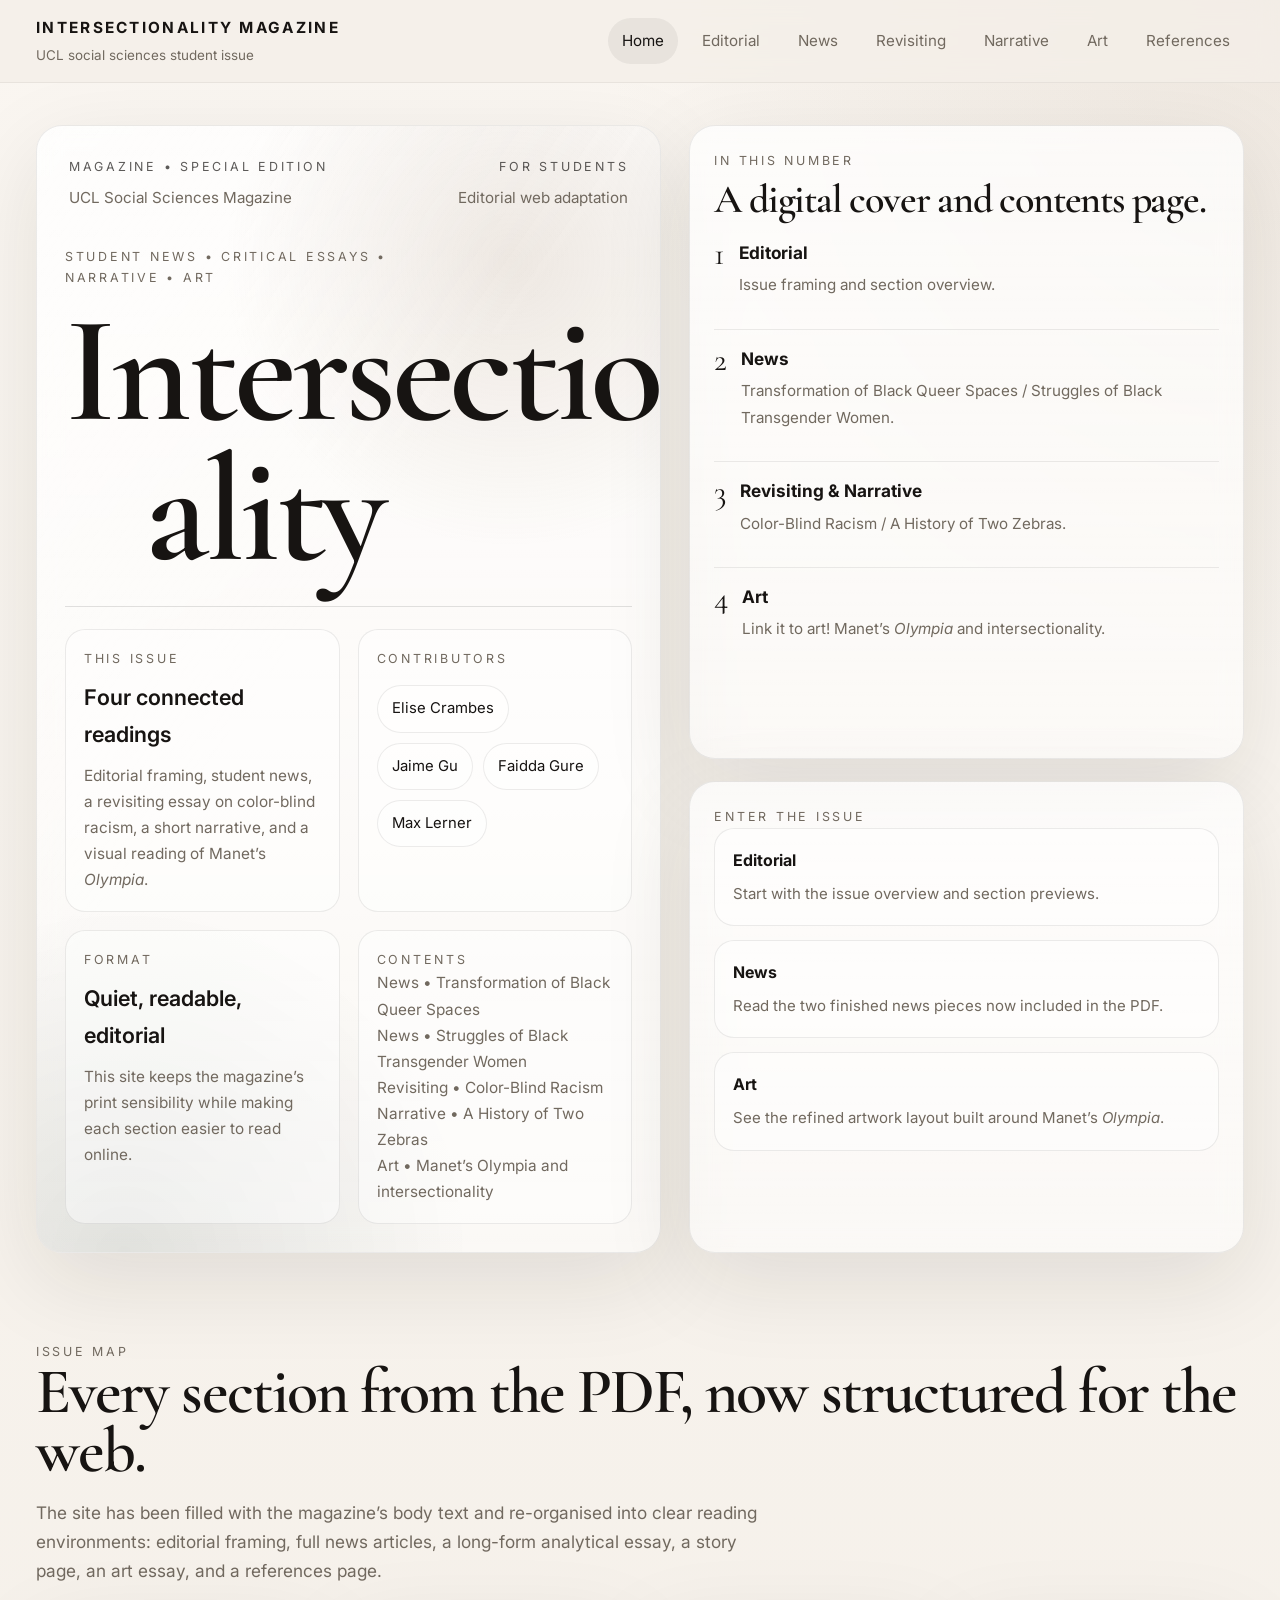
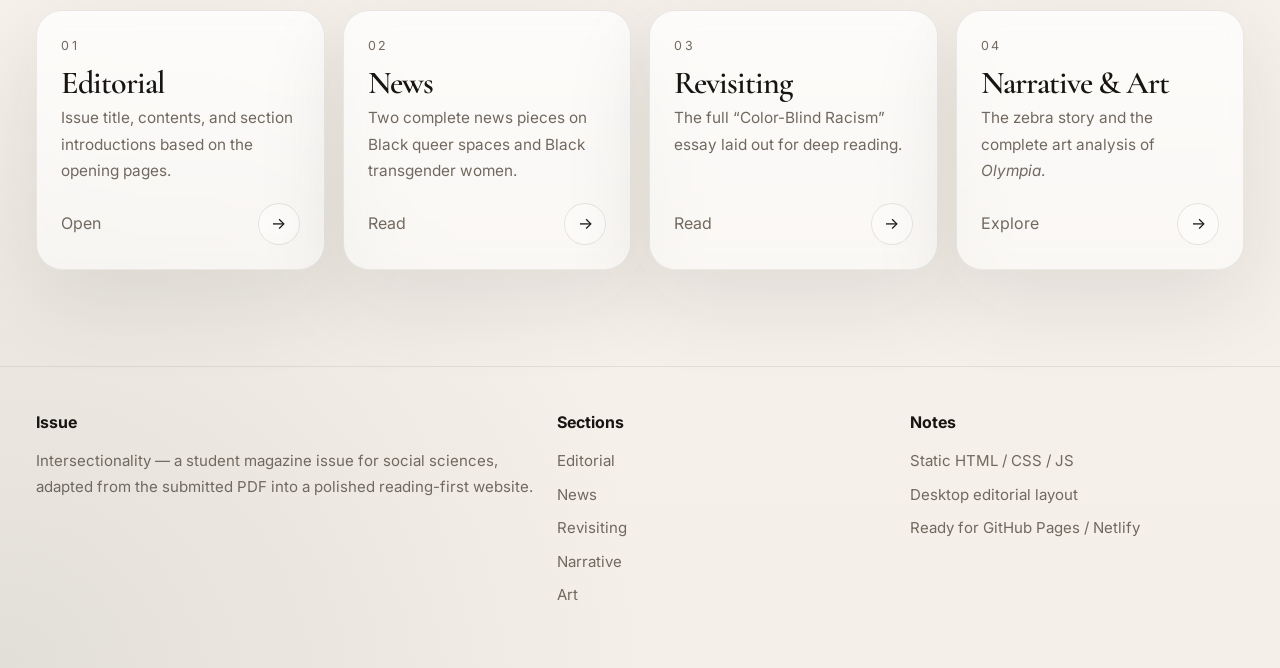
<file: intersectionality_magazine_site_filled/index.html>
<!DOCTYPE html>
<html lang="en">
<head>
  <meta charset="UTF-8" />
  <meta name="viewport" content="width=device-width, initial-scale=1.0" />
  <title>Intersectionality — Student Magazine</title>
  <meta name="description" content="A refined editorial website for the student magazine Intersectionality." />
  <link rel="preconnect" href="https://fonts.googleapis.com">
  <link rel="preconnect" href="https://fonts.gstatic.com" crossorigin>
  <link href="https://fonts.googleapis.com/css2?family=Cormorant+Garamond:wght@400;500;600;700&family=Inter:wght@400;500;600;700&display=swap" rel="stylesheet">
  <link rel="stylesheet" href="assets/styles.css" />
</head>
<body>

<div class="progress" data-progress></div>
<header class="site-header">
  <div class="container nav-wrap">
    <a class="brand" href="index.html">
      <strong>Intersectionality Magazine</strong>
      <span>UCL social sciences student issue</span>
    </a>
    <nav class="nav">
      <a href="index.html" class="active">Home</a>
      <a href="pages/editorial.html" class="">Editorial</a>
      <a href="pages/news.html" class="">News</a>
      <a href="pages/revisiting.html" class="">Revisiting</a>
      <a href="pages/narrative.html" class="">Narrative</a>
      <a href="pages/art.html" class="">Art</a>
      <a href="pages/references.html" class="">References</a>
    </nav>
  </div>
</header>

<main>
  <section class="hero">
    <div class="container cover-layout">
      <div class="cover-main fade">
        <div class="cover-issue">
          <div>
            <div class="eyebrow">Magazine • Special Edition</div>
            <div class="muted" style="margin-top:8px; font-size:.95rem;">UCL Social Sciences Magazine</div>
          </div>
          <div style="text-align:right;">
            <div class="eyebrow">For Students</div>
            <div class="muted" style="margin-top:8px; font-size:.95rem;">Editorial web adaptation</div>
          </div>
        </div>
        <div class="cover-title">
          <div class="cover-kicker eyebrow">Student news • critical essays • narrative • art</div>
          <h1 class="display cover-wordmark">
            <span>Intersection</span>
            <span>ality</span>
          </h1>
          <hr class="cover-divider" />
          <div class="cover-subgrid">
            <div class="cover-block">
              <div class="eyebrow">This issue</div>
              <h3>Four connected readings</h3>
              <p>Editorial framing, student news, a revisiting essay on color-blind racism, a short narrative, and a visual reading of Manet’s <em>Olympia</em>.</p>
            </div>
            <div class="cover-block">
              <div class="eyebrow">Contributors</div>
              <div class="names">
                <span class="name-chip">Elise Crambes</span>
                <span class="name-chip">Jaime Gu</span>
                <span class="name-chip">Faidda Gure</span>
                <span class="name-chip">Max Lerner</span>
              </div>
            </div>
            <div class="cover-block">
              <div class="eyebrow">Format</div>
              <h3>Quiet, readable, editorial</h3>
              <p>This site keeps the magazine’s print sensibility while making each section easier to read online.</p>
            </div>
            <div class="cover-block">
              <div class="eyebrow">Contents</div>
              <p>News • Transformation of Black Queer Spaces<br/>News • Struggles of Black Transgender Women<br/>Revisiting • Color-Blind Racism<br/>Narrative • A History of Two Zebras<br/>Art • Manet’s Olympia and intersectionality</p>
            </div>
          </div>
        </div>
      </div>
      <div class="cover-side">
        <div class="side-panel glass fade">
          <div class="eyebrow">In this number</div>
          <h2 class="display">A digital cover and contents page.</h2>
          <div class="contents-list">
            <div class="contents-item"><div class="contents-num">1</div><div class="contents-text"><strong>Editorial</strong><span>Issue framing and section overview.</span></div></div>
            <div class="contents-item"><div class="contents-num">2</div><div class="contents-text"><strong>News</strong><span>Transformation of Black Queer Spaces / Struggles of Black Transgender Women.</span></div></div>
            <div class="contents-item"><div class="contents-num">3</div><div class="contents-text"><strong>Revisiting & Narrative</strong><span>Color-Blind Racism / A History of Two Zebras.</span></div></div>
            <div class="contents-item"><div class="contents-num">4</div><div class="contents-text"><strong>Art</strong><span>Link it to art! Manet’s <em>Olympia</em> and intersectionality.</span></div></div>
          </div>
        </div>
        <div class="side-panel glass fade">
          <div class="eyebrow">Enter the issue</div>
          <div class="quick-links">
            <a class="quick-link" href="pages/editorial.html"><strong>Editorial</strong><span>Start with the issue overview and section previews.</span></a>
            <a class="quick-link" href="pages/news.html"><strong>News</strong><span>Read the two finished news pieces now included in the PDF.</span></a>
            <a class="quick-link" href="pages/art.html"><strong>Art</strong><span>See the refined artwork layout built around Manet’s <em>Olympia</em>.</span></a>
          </div>
        </div>
      </div>
    </div>
  </section>

  <section class="section" style="padding-top:0;">
    <div class="container">
      <div class="eyebrow">Issue map</div>
      <h2 class="display section-title">Every section from the PDF, now structured for the web.</h2>
      <p class="lead">The site has been filled with the magazine’s body text and re-organised into clear reading environments: editorial framing, full news articles, a long-form analytical essay, a story page, an art essay, and a references page.</p>
      <div class="issue-grid">
        <a class="index-card fade" href="pages/editorial.html"><div><div class="eyebrow">01</div><h3 class="display">Editorial</h3><p>Issue title, contents, and section introductions based on the opening pages.</p></div><div class="meta"><span class="muted">Open</span><span class="arrow">→</span></div></a>
        <a class="index-card fade" href="pages/news.html"><div><div class="eyebrow">02</div><h3 class="display">News</h3><p>Two complete news pieces on Black queer spaces and Black transgender women.</p></div><div class="meta"><span class="muted">Read</span><span class="arrow">→</span></div></a>
        <a class="index-card fade" href="pages/revisiting.html"><div><div class="eyebrow">03</div><h3 class="display">Revisiting</h3><p>The full “Color-Blind Racism” essay laid out for deep reading.</p></div><div class="meta"><span class="muted">Read</span><span class="arrow">→</span></div></a>
        <a class="index-card fade" href="pages/narrative.html"><div><div class="eyebrow">04</div><h3 class="display">Narrative & Art</h3><p>The zebra story and the complete art analysis of <em>Olympia</em>.</p></div><div class="meta"><span class="muted">Explore</span><span class="arrow">→</span></div></a>
      </div>
    </div>
  </section>
</main>

<footer class="footer">
  <div class="container footer-grid">
    <div>
      <h4>Issue</h4>
      <p>Intersectionality — a student magazine issue for social sciences, adapted from the submitted PDF into a polished reading-first website.</p>
    </div>
    <div>
      <h4>Sections</h4>
      <ul>
        <li><a href="pages/editorial.html">Editorial</a></li>
        <li><a href="pages/news.html">News</a></li>
        <li><a href="pages/revisiting.html">Revisiting</a></li>
        <li><a href="pages/narrative.html">Narrative</a></li>
        <li><a href="pages/art.html">Art</a></li>
      </ul>
    </div>
    <div>
      <h4>Notes</h4>
      <ul>
        <li>Static HTML / CSS / JS</li>
        <li>Desktop editorial layout</li>
        <li>Ready for GitHub Pages / Netlify</li>
      </ul>
    </div>
  </div>
</footer>
<script src="assets/script.js"></script>

</body>
</html>
</file>
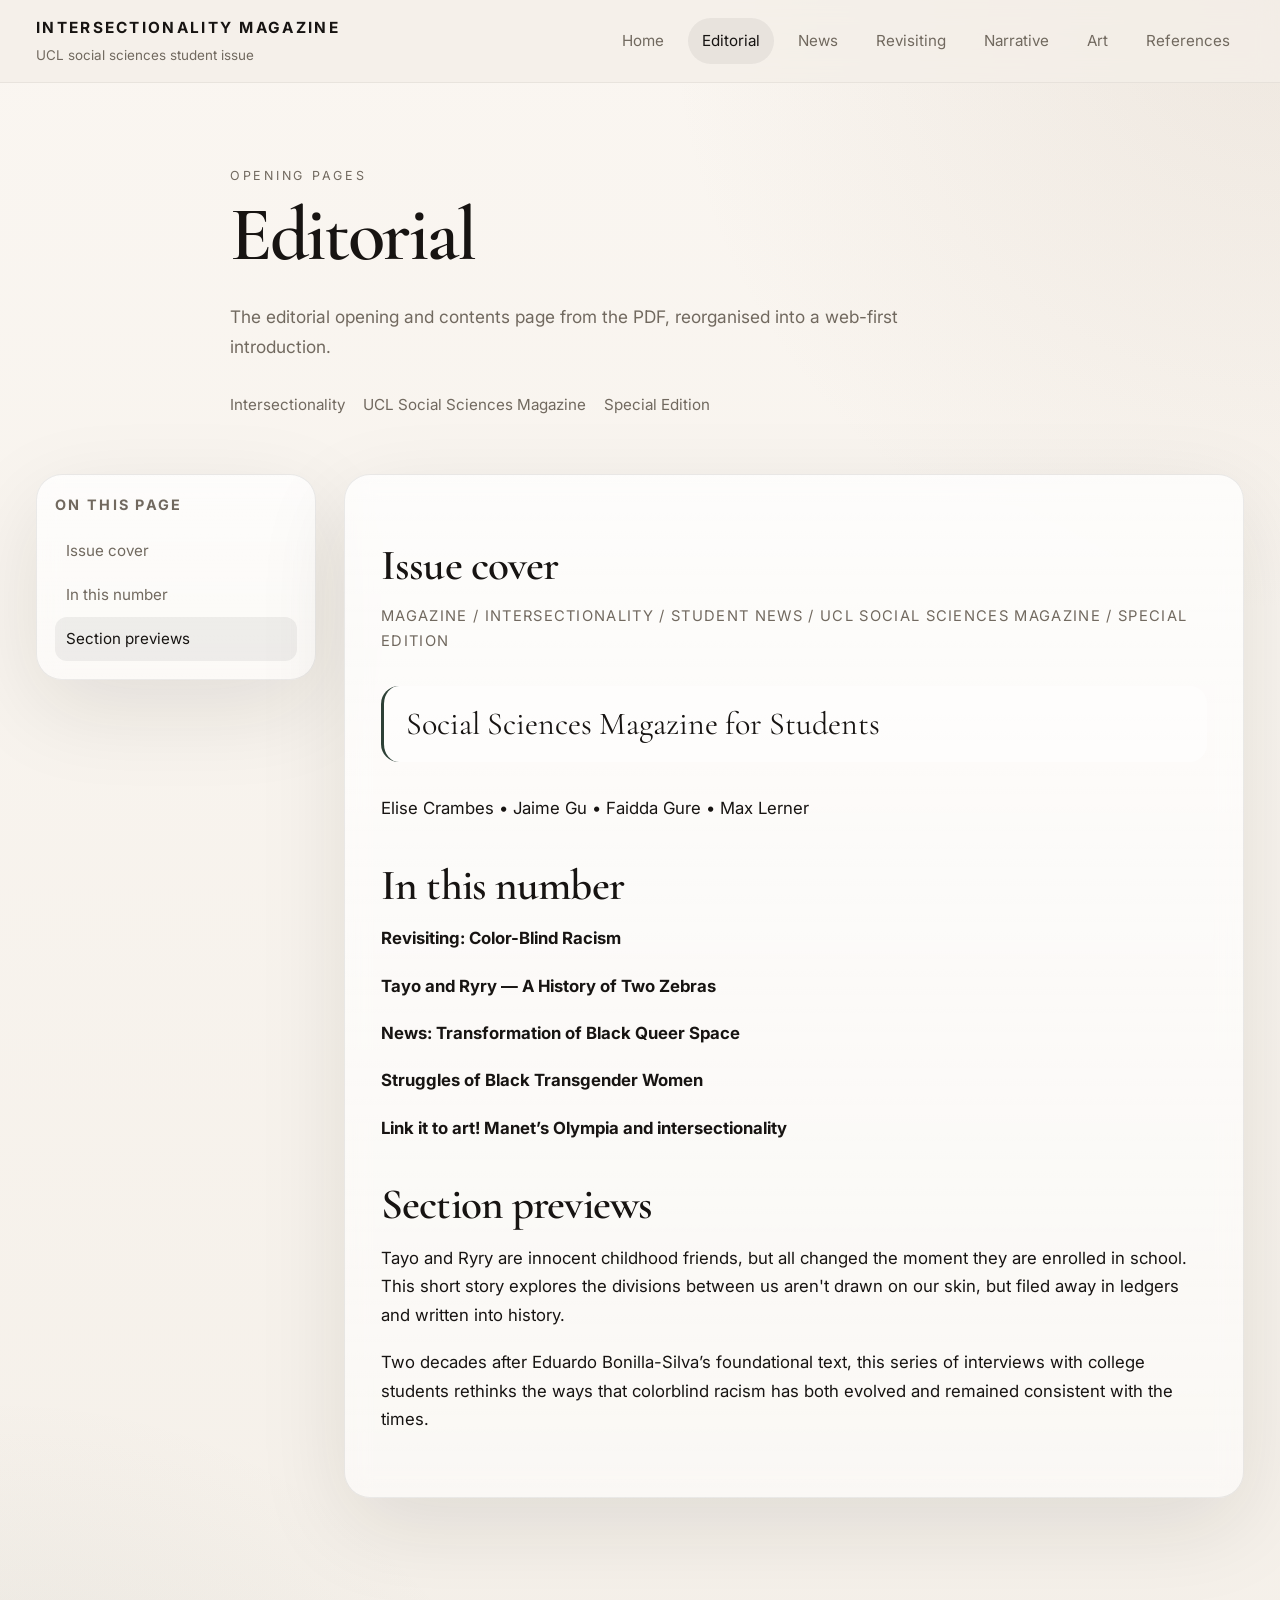
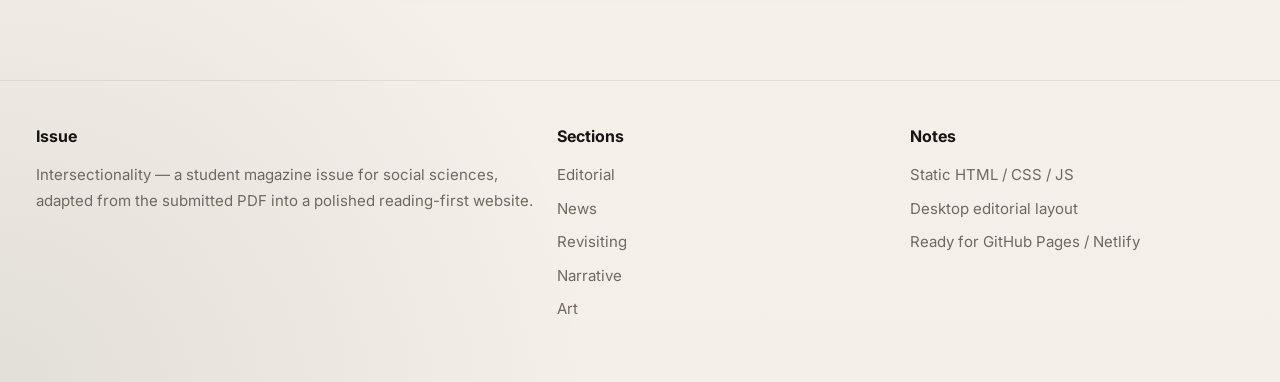
<file: intersectionality_magazine_site_filled/pages/editorial.html>
<!DOCTYPE html>
<html lang="en"><head>
  <meta charset="UTF-8" /><meta name="viewport" content="width=device-width, initial-scale=1.0" />
  <title>Editorial — Intersectionality</title>
  <link rel="preconnect" href="https://fonts.googleapis.com"><link rel="preconnect" href="https://fonts.gstatic.com" crossorigin>
  <link href="https://fonts.googleapis.com/css2?family=Cormorant+Garamond:wght@400;500;600;700&family=Inter:wght@400;500;600;700&display=swap" rel="stylesheet">
  <link rel="stylesheet" href="../assets/styles.css" />
</head><body>

<div class="progress" data-progress></div>
<header class="site-header">
  <div class="container nav-wrap">
    <a class="brand" href="../index.html">
      <strong>Intersectionality Magazine</strong>
      <span>UCL social sciences student issue</span>
    </a>
    <nav class="nav">
      <a href="../index.html" class="">Home</a>
      <a href="editorial.html" class="active">Editorial</a>
      <a href="news.html" class="">News</a>
      <a href="revisiting.html" class="">Revisiting</a>
      <a href="narrative.html" class="">Narrative</a>
      <a href="art.html" class="">Art</a>
      <a href="references.html" class="">References</a>
    </nav>
  </div>
</header>

<main>
  <section class="page-hero"><div class="reading fade">
    <div class="eyebrow">Opening pages</div>
    <h1 class="display page-title">Editorial</h1>
    <p class="lead">The editorial opening and contents page from the PDF, reorganised into a web-first introduction.</p>
    <div class="page-meta"><span>Intersectionality</span><span>UCL Social Sciences Magazine</span><span>Special Edition</span></div>
  </div></section>
  <section class="section" style="padding-top:22px;">
    <div class="container page-shell">
      <aside class="toc glass fade">
        <h3>On this page</h3>
        <a href="#cover" data-toc-link>Issue cover</a>
        <a href="#contents" data-toc-link>In this number</a>
        <a href="#previews" data-toc-link>Section previews</a>
      </aside>
      <article class="content-card fade">
        <h2 id="cover" data-section-heading class="display">Issue cover</h2>
        <p class="smallcaps">Magazine / Intersectionality / Student News / UCL Social Sciences Magazine / Special Edition</p>
        <div class="pull"><p>Social Sciences Magazine for Students</p></div>
        <p>Elise Crambes • Jaime Gu • Faidda Gure • Max Lerner</p>

        <h2 id="contents" data-section-heading>In this number</h2>
        <p><strong>Revisiting: Color-Blind Racism</strong></p>
        <p><strong>Tayo and Ryry — A History of Two Zebras</strong></p>
        <p><strong>News: Transformation of Black Queer Space</strong></p>
        <p><strong>Struggles of Black Transgender Women</strong></p>
        <p><strong>Link it to art! Manet’s Olympia and intersectionality</strong></p>

        <h2 id="previews" data-section-heading>Section previews</h2>
        <p>Tayo and Ryry are innocent childhood friends, but all changed the moment they are enrolled in school. This short story explores the divisions between us aren't drawn on our skin, but filed away in ledgers and written into history.</p>
        <p>Two decades after Eduardo Bonilla-Silva’s foundational text, this series of interviews with college students rethinks the ways that colorblind racism has both evolved and remained consistent with the times.</p>
      </article>
    </div>
  </section>
</main>

<footer class="footer">
  <div class="container footer-grid">
    <div>
      <h4>Issue</h4>
      <p>Intersectionality — a student magazine issue for social sciences, adapted from the submitted PDF into a polished reading-first website.</p>
    </div>
    <div>
      <h4>Sections</h4>
      <ul>
        <li><a href="editorial.html">Editorial</a></li>
        <li><a href="news.html">News</a></li>
        <li><a href="revisiting.html">Revisiting</a></li>
        <li><a href="narrative.html">Narrative</a></li>
        <li><a href="art.html">Art</a></li>
      </ul>
    </div>
    <div>
      <h4>Notes</h4>
      <ul>
        <li>Static HTML / CSS / JS</li>
        <li>Desktop editorial layout</li>
        <li>Ready for GitHub Pages / Netlify</li>
      </ul>
    </div>
  </div>
</footer>
<script src="../assets/script.js"></script>

</body></html>
</file>
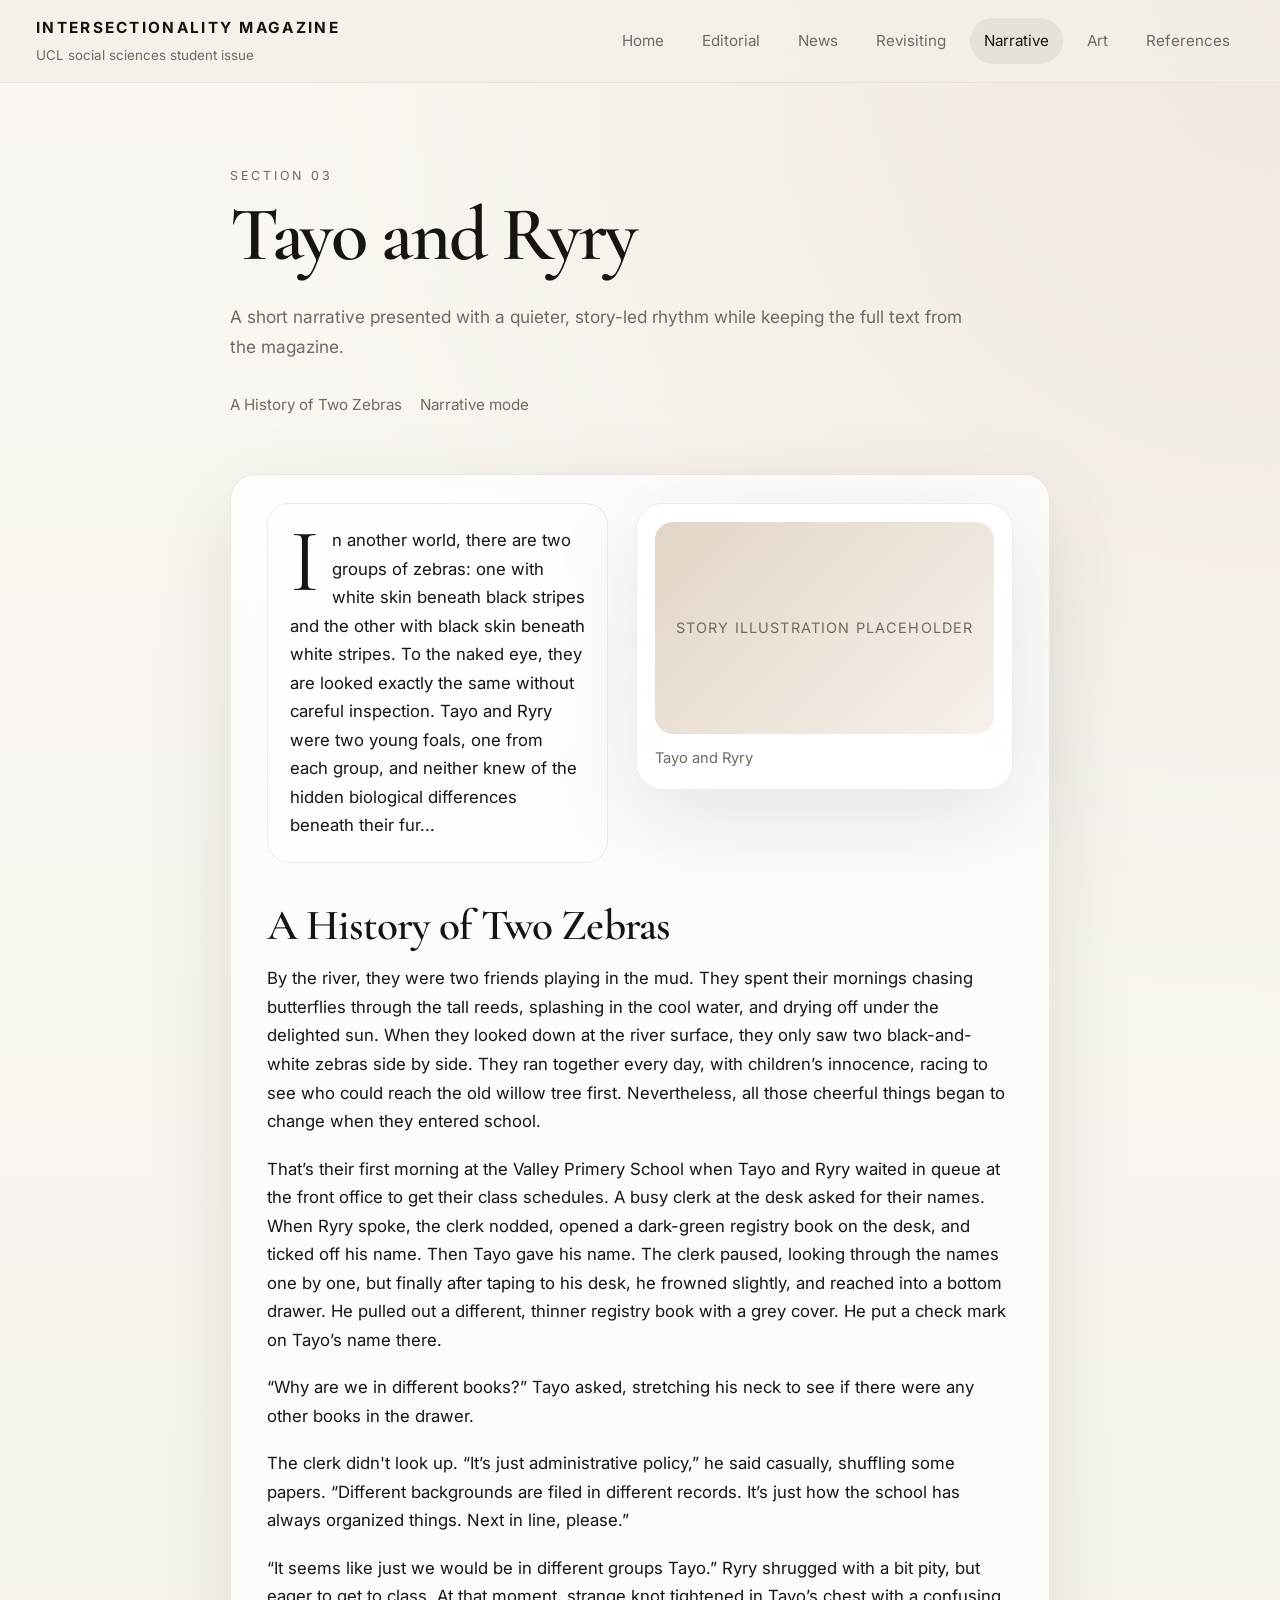
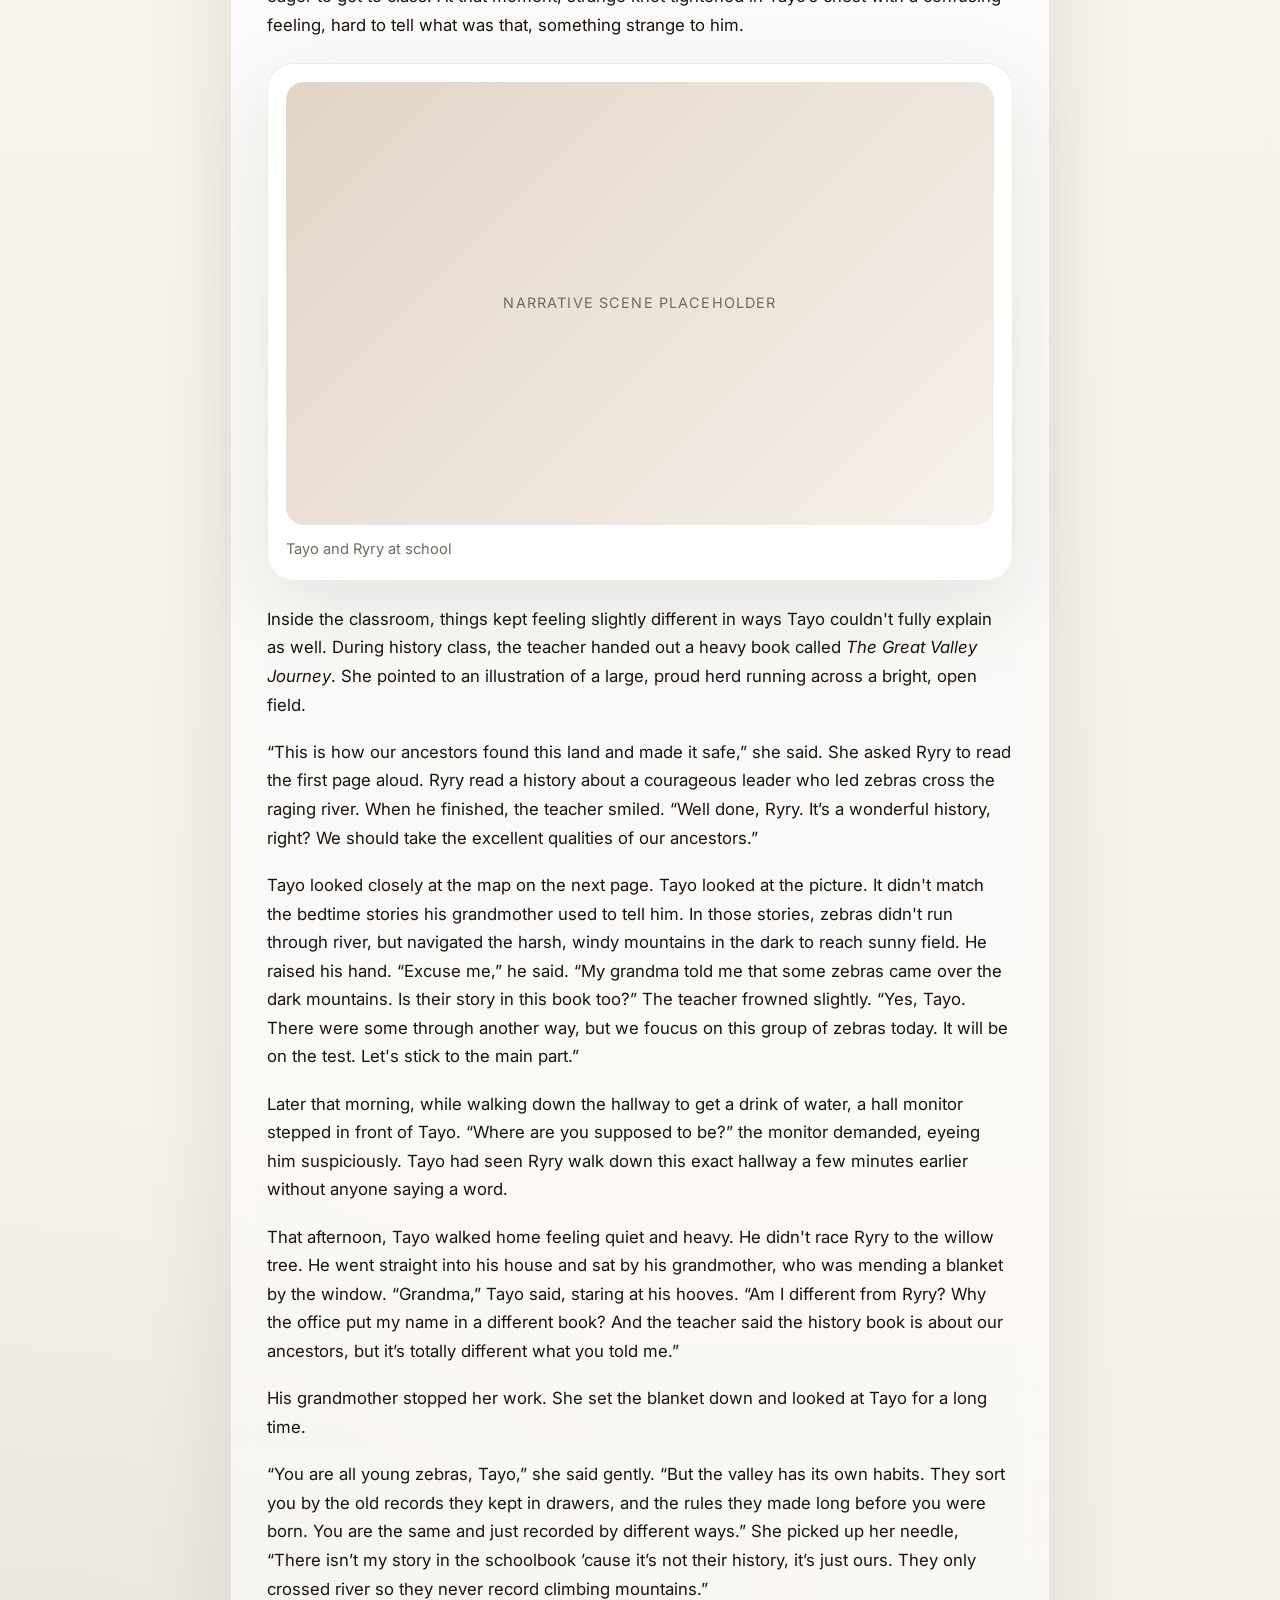
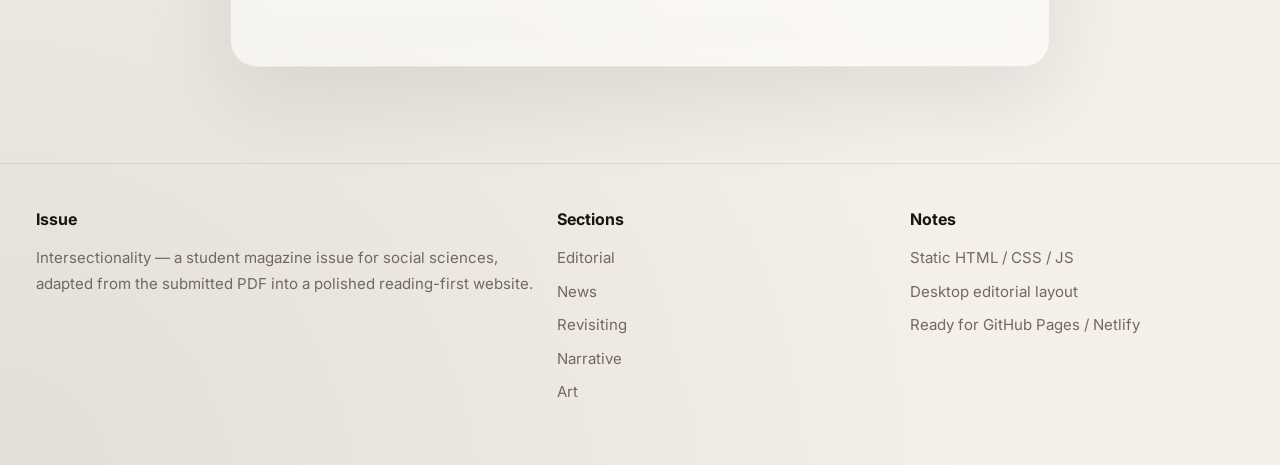
<file: intersectionality_magazine_site_filled/pages/narrative.html>
<!DOCTYPE html>
<html lang="en"><head>
  <meta charset="UTF-8" /><meta name="viewport" content="width=device-width, initial-scale=1.0" />
  <title>Narrative — Intersectionality</title>
  <link rel="preconnect" href="https://fonts.googleapis.com"><link rel="preconnect" href="https://fonts.gstatic.com" crossorigin>
  <link href="https://fonts.googleapis.com/css2?family=Cormorant+Garamond:wght@400;500;600;700&family=Inter:wght@400;500;600;700&display=swap" rel="stylesheet">
  <link rel="stylesheet" href="../assets/styles.css" />
</head><body>

<div class="progress" data-progress></div>
<header class="site-header">
  <div class="container nav-wrap">
    <a class="brand" href="../index.html">
      <strong>Intersectionality Magazine</strong>
      <span>UCL social sciences student issue</span>
    </a>
    <nav class="nav">
      <a href="../index.html" class="">Home</a>
      <a href="editorial.html" class="">Editorial</a>
      <a href="news.html" class="">News</a>
      <a href="revisiting.html" class="">Revisiting</a>
      <a href="narrative.html" class="active">Narrative</a>
      <a href="art.html" class="">Art</a>
      <a href="references.html" class="">References</a>
    </nav>
  </div>
</header>

<main>
  <section class="page-hero"><div class="reading fade">
    <div class="eyebrow">Section 03</div>
    <h1 class="display page-title">Tayo and Ryry</h1>
    <p class="lead">A short narrative presented with a quieter, story-led rhythm while keeping the full text from the magazine.</p>
    <div class="page-meta"><span>A History of Two Zebras</span><span>Narrative mode</span></div>
  </div></section>
  <section class="section" style="padding-top:22px;">
    <div class="reading content-card fade">
      <div class="story-opener">
        <div class="story-panel">
          <p><span class="story-dropcap">I</span>n another world, there are two groups of zebras: one with white skin beneath black stripes and the other with black skin beneath white stripes. To the naked eye, they are looked exactly the same without careful inspection. Tayo and Ryry were two young foals, one from each group, and neither knew of the hidden biological differences beneath their fur...</p>
        </div>
        <figure class="figure-card" style="margin:0;">
          <div class="placeholder">Story illustration placeholder</div>
          <figcaption>Tayo and Ryry</figcaption>
        </figure>
      </div>

      <h2 class="display">A History of Two Zebras</h2>
      <p>By the river, they were two friends playing in the mud. They spent their mornings chasing butterflies through the tall reeds, splashing in the cool water, and drying off under the delighted sun. When they looked down at the river surface, they only saw two black-and-white zebras side by side. They ran together every day, with children’s innocence, racing to see who could reach the old willow tree first. Nevertheless, all those cheerful things began to change when they entered school.</p>
      <p>That’s their first morning at the Valley Primery School when Tayo and Ryry waited in queue at the front office to get their class schedules. A busy clerk at the desk asked for their names. When Ryry spoke, the clerk nodded, opened a dark-green registry book on the desk, and ticked off his name. Then Tayo gave his name. The clerk paused, looking through the names one by one, but finally after taping to his desk, he frowned slightly, and reached into a bottom drawer. He pulled out a different, thinner registry book with a grey cover. He put a check mark on Tayo’s name there.</p>
      <p>“Why are we in different books?” Tayo asked, stretching his neck to see if there were any other books in the drawer.</p>
      <p>The clerk didn't look up. “It’s just administrative policy,” he said casually, shuffling some papers. “Different backgrounds are filed in different records. It’s just how the school has always organized things. Next in line, please.”</p>
      <p>“It seems like just we would be in different groups Tayo.” Ryry shrugged with a bit pity, but eager to get to class. At that moment, strange knot tightened in Tayo’s chest with a confusing feeling, hard to tell what was that, something strange to him.</p>
      <figure class="figure-card"><div class="placeholder">Narrative scene placeholder</div><figcaption>Tayo and Ryry at school</figcaption></figure>
      <p>Inside the classroom, things kept feeling slightly different in ways Tayo couldn't fully explain as well. During history class, the teacher handed out a heavy book called <em>The Great Valley Journey</em>. She pointed to an illustration of a large, proud herd running across a bright, open field.</p>
      <p>“This is how our ancestors found this land and made it safe,” she said. She asked Ryry to read the first page aloud. Ryry read a history about a courageous leader who led zebras cross the raging river. When he finished, the teacher smiled. “Well done, Ryry. It’s a wonderful history, right? We should take the excellent qualities of our ancestors.”</p>
      <p>Tayo looked closely at the map on the next page. Tayo looked at the picture. It didn't match the bedtime stories his grandmother used to tell him. In those stories, zebras didn't run through river, but navigated the harsh, windy mountains in the dark to reach sunny field. He raised his hand. “Excuse me,” he said. “My grandma told me that some zebras came over the dark mountains. Is their story in this book too?” The teacher frowned slightly. “Yes, Tayo. There were some through another way, but we foucus on this group of zebras today. It will be on the test. Let's stick to the main part.”</p>
      <p>Later that morning, while walking down the hallway to get a drink of water, a hall monitor stepped in front of Tayo. “Where are you supposed to be?” the monitor demanded, eyeing him suspiciously. Tayo had seen Ryry walk down this exact hallway a few minutes earlier without anyone saying a word.</p>
      <p>That afternoon, Tayo walked home feeling quiet and heavy. He didn't race Ryry to the willow tree. He went straight into his house and sat by his grandmother, who was mending a blanket by the window. “Grandma,” Tayo said, staring at his hooves. “Am I different from Ryry? Why the office put my name in a different book? And the teacher said the history book is about our ancestors, but it’s totally different what you told me.”</p>
      <p>His grandmother stopped her work. She set the blanket down and looked at Tayo for a long time.</p>
      <p>“You are all young zebras, Tayo,” she said gently. “But the valley has its own habits. They sort you by the old records they kept in drawers, and the rules they made long before you were born. You are the same and just recorded by different ways.” She picked up her needle, “There isn’t my story in the schoolbook ’cause it’s not their history, it’s just ours. They only crossed river so they never record climbing mountains.”</p>
    </div>
  </section>
</main>

<footer class="footer">
  <div class="container footer-grid">
    <div>
      <h4>Issue</h4>
      <p>Intersectionality — a student magazine issue for social sciences, adapted from the submitted PDF into a polished reading-first website.</p>
    </div>
    <div>
      <h4>Sections</h4>
      <ul>
        <li><a href="editorial.html">Editorial</a></li>
        <li><a href="news.html">News</a></li>
        <li><a href="revisiting.html">Revisiting</a></li>
        <li><a href="narrative.html">Narrative</a></li>
        <li><a href="art.html">Art</a></li>
      </ul>
    </div>
    <div>
      <h4>Notes</h4>
      <ul>
        <li>Static HTML / CSS / JS</li>
        <li>Desktop editorial layout</li>
        <li>Ready for GitHub Pages / Netlify</li>
      </ul>
    </div>
  </div>
</footer>
<script src="../assets/script.js"></script>

</body></html>
</file>
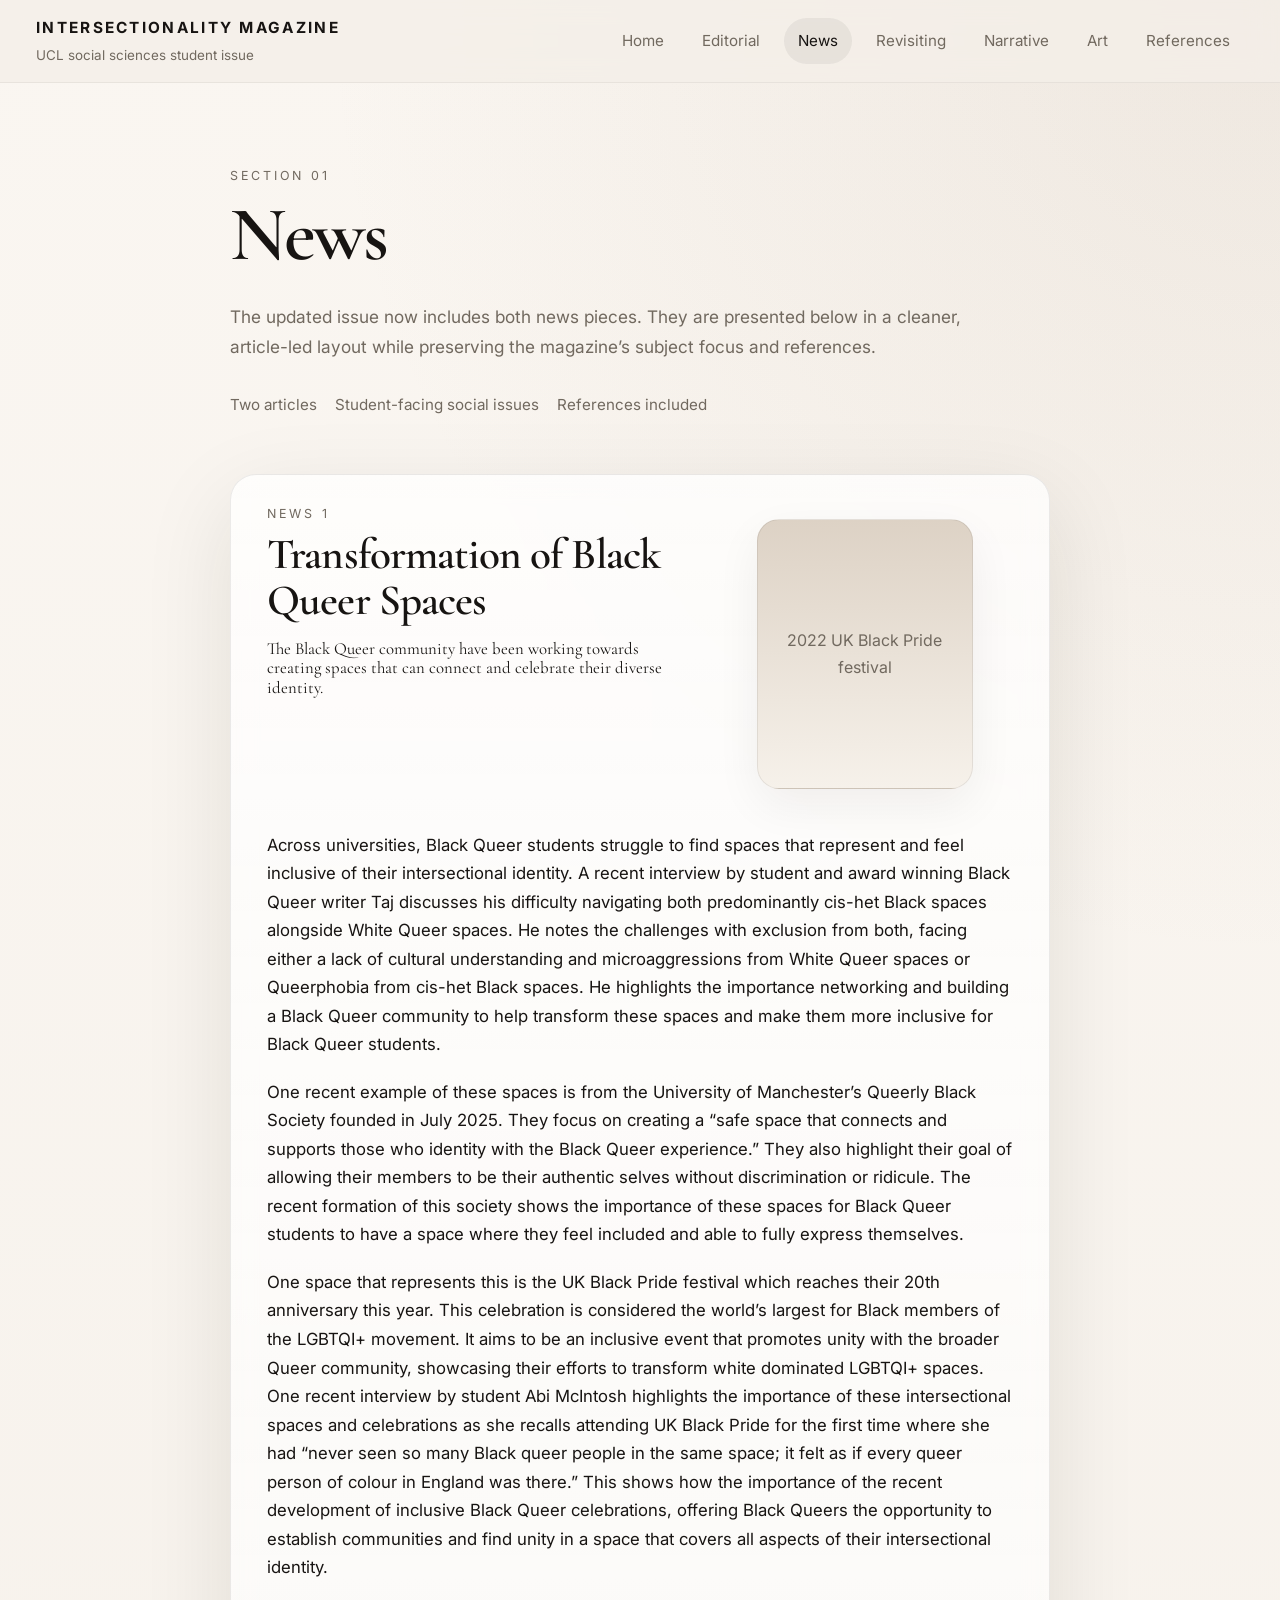
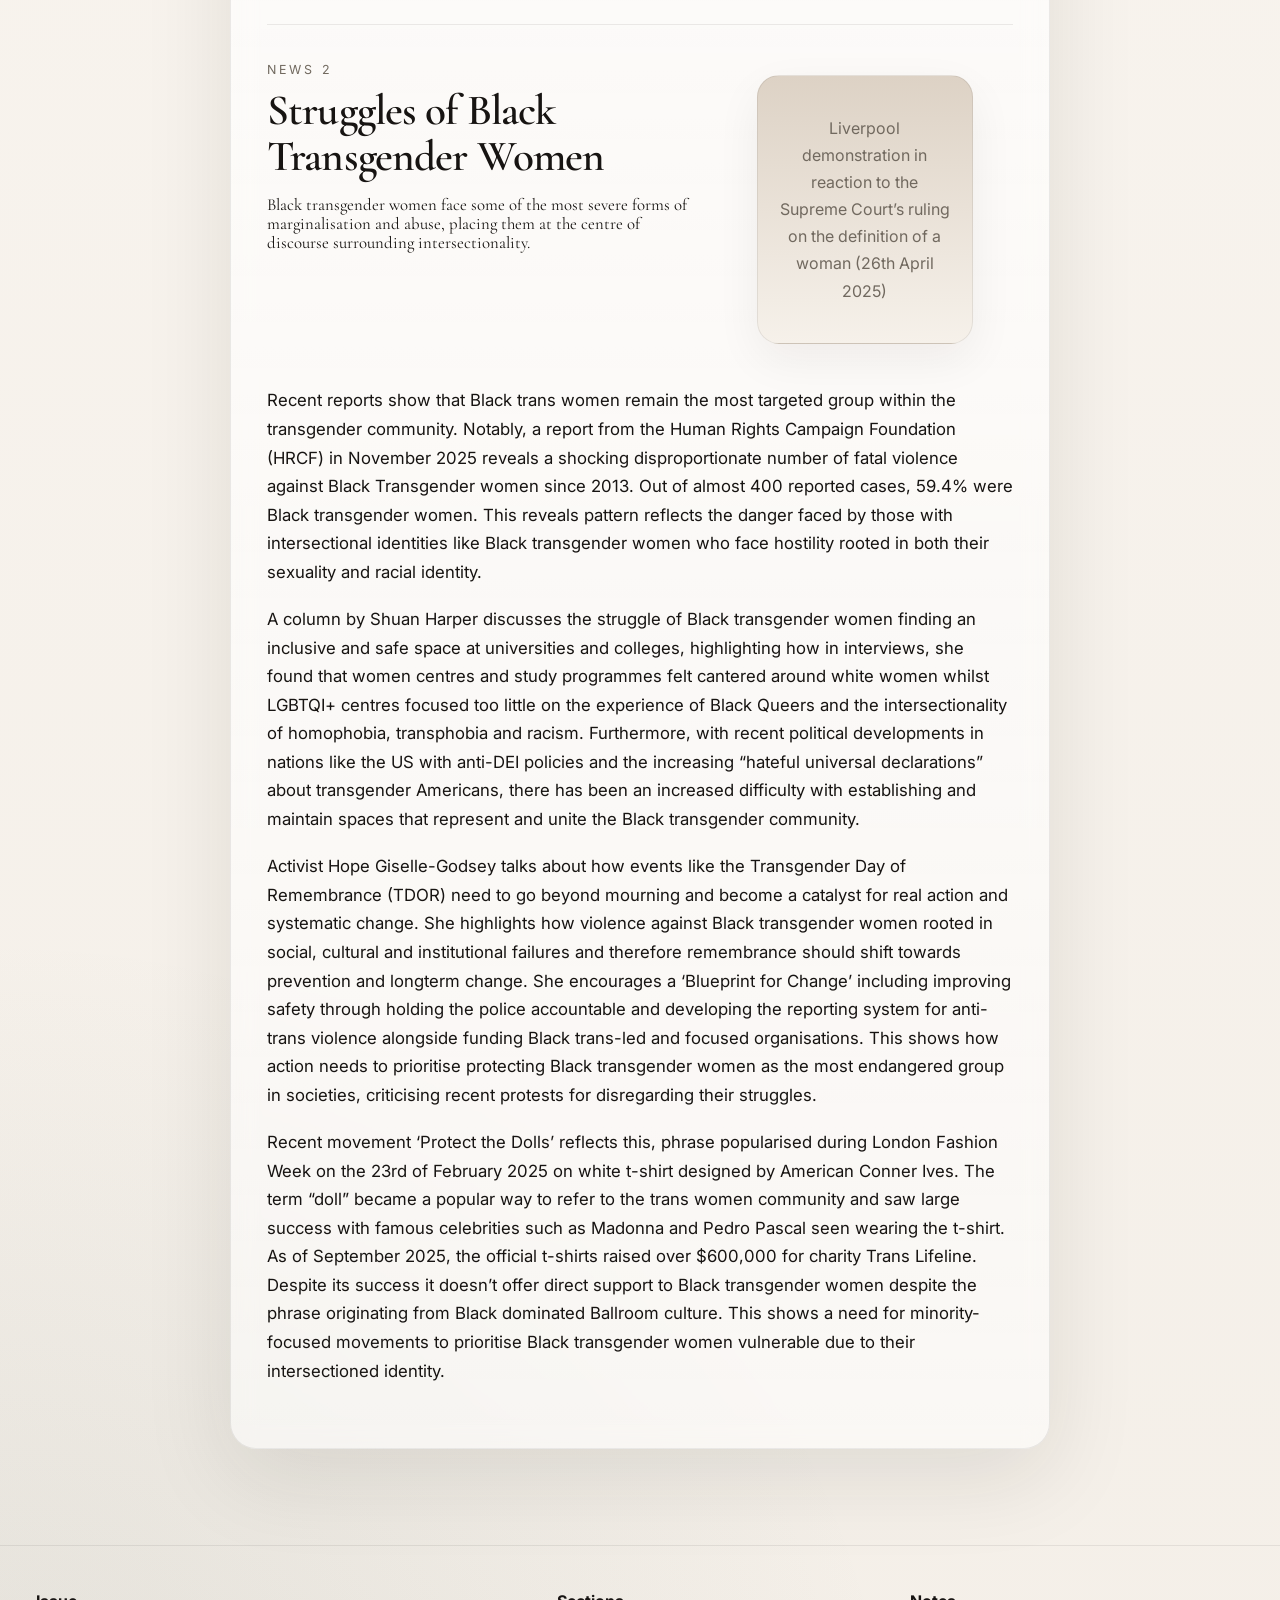
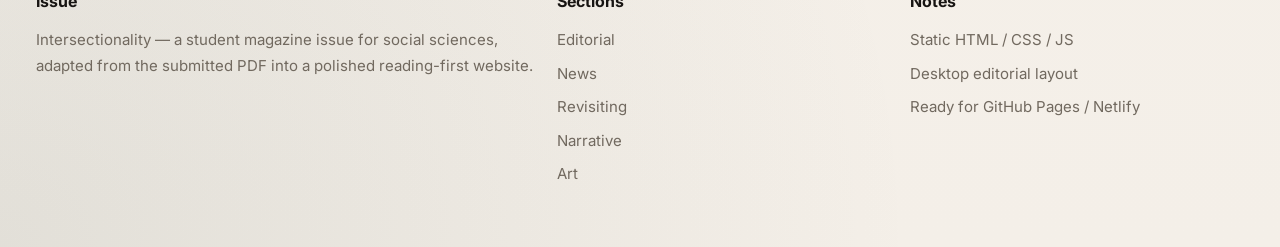
<file: intersectionality_magazine_site_filled/pages/news.html>
<!DOCTYPE html>
<html lang="en"><head>
  <meta charset="UTF-8" /><meta name="viewport" content="width=device-width, initial-scale=1.0" />
  <title>News — Intersectionality</title>
  <link rel="preconnect" href="https://fonts.googleapis.com"><link rel="preconnect" href="https://fonts.gstatic.com" crossorigin>
  <link href="https://fonts.googleapis.com/css2?family=Cormorant+Garamond:wght@400;500;600;700&family=Inter:wght@400;500;600;700&display=swap" rel="stylesheet">
  <link rel="stylesheet" href="../assets/styles.css" />
</head><body>

<div class="progress" data-progress></div>
<header class="site-header">
  <div class="container nav-wrap">
    <a class="brand" href="../index.html">
      <strong>Intersectionality Magazine</strong>
      <span>UCL social sciences student issue</span>
    </a>
    <nav class="nav">
      <a href="../index.html" class="">Home</a>
      <a href="editorial.html" class="">Editorial</a>
      <a href="news.html" class="active">News</a>
      <a href="revisiting.html" class="">Revisiting</a>
      <a href="narrative.html" class="">Narrative</a>
      <a href="art.html" class="">Art</a>
      <a href="references.html" class="">References</a>
    </nav>
  </div>
</header>

<main>
  <section class="page-hero"><div class="reading fade">
    <div class="eyebrow">Section 01</div>
    <h1 class="display page-title">News</h1>
    <p class="lead">The updated issue now includes both news pieces. They are presented below in a cleaner, article-led layout while preserving the magazine’s subject focus and references.</p>
    <div class="page-meta"><span>Two articles</span><span>Student-facing social issues</span><span>References included</span></div>
  </div></section>

  <section class="section" style="padding-top:22px;">
    <div class="reading content-card fade">
      <div class="news-lead-grid">
        <div>
          <div class="eyebrow">News 1</div>
          <h2 class="display" style="margin-top:8px;">Transformation of Black Queer Spaces</h2>
          <p class="quote-line">The Black Queer community have been working towards creating spaces that can connect and celebrate their diverse identity.</p>
        </div>
        <figure class="news-photo">
          <div class="placeholder">2022 UK Black Pride festival</div>
        </figure>
      </div>

      <article class="news-article">
        <p>Across universities, Black Queer students struggle to find spaces that represent and feel inclusive of their intersectional identity. A recent interview by student and award winning Black Queer writer Taj discusses his difficulty navigating both predominantly cis-het Black spaces alongside White Queer spaces. He notes the challenges with exclusion from both, facing either a lack of cultural understanding and microaggressions from White Queer spaces or Queerphobia from cis-het Black spaces. He highlights the importance networking and building a Black Queer community to help transform these spaces and make them more inclusive for Black Queer students.</p>
        <p>One recent example of these spaces is from the University of Manchester’s Queerly Black Society founded in July 2025. They focus on creating a “safe space that connects and supports those who identity with the Black Queer experience.” They also highlight their goal of allowing their members to be their authentic selves without discrimination or ridicule. The recent formation of this society shows the importance of these spaces for Black Queer students to have a space where they feel included and able to fully express themselves.</p>
        <p>One space that represents this is the UK Black Pride festival which reaches their 20th anniversary this year. This celebration is considered the world’s largest for Black members of the LGBTQI+ movement. It aims to be an inclusive event that promotes unity with the broader Queer community, showcasing their efforts to transform white dominated LGBTQI+ spaces. One recent interview by student Abi McIntosh highlights the importance of these intersectional spaces and celebrations as she recalls attending UK Black Pride for the first time where she had “never seen so many Black queer people in the same space; it felt as if every queer person of colour in England was there.” This shows how the importance of the recent development of inclusive Black Queer celebrations, offering Black Queers the opportunity to establish communities and find unity in a space that covers all aspects of their intersectional identity.</p>
      </article>

      <article class="news-article">
        <div class="news-lead-grid">
          <div>
            <div class="eyebrow">News 2</div>
            <h2 class="display" style="margin-top:8px;">Struggles of Black Transgender Women</h2>
            <p class="quote-line">Black transgender women face some of the most severe forms of marginalisation and abuse, placing them at the centre of discourse surrounding intersectionality.</p>
          </div>
          <figure class="news-photo">
            <div class="placeholder">Liverpool demonstration in reaction to the Supreme Court’s ruling on the definition of a woman (26th April 2025)</div>
          </figure>
        </div>
        <p>Recent reports show that Black trans women remain the most targeted group within the transgender community. Notably, a report from the Human Rights Campaign Foundation (HRCF) in November 2025 reveals a shocking disproportionate number of fatal violence against Black Transgender women since 2013. Out of almost 400 reported cases, 59.4% were Black transgender women. This reveals pattern reflects the danger faced by those with intersectional identities like Black transgender women who face hostility rooted in both their sexuality and racial identity.</p>
        <p>A column by Shuan Harper discusses the struggle of Black transgender women finding an inclusive and safe space at universities and colleges, highlighting how in interviews, she found that women centres and study programmes felt cantered around white women whilst LGBTQI+ centres focused too little on the experience of Black Queers and the intersectionality of homophobia, transphobia and racism. Furthermore, with recent political developments in nations like the US with anti-DEI policies and the increasing “hateful universal declarations” about transgender Americans, there has been an increased difficulty with establishing and maintain spaces that represent and unite the Black transgender community.</p>
        <p>Activist Hope Giselle-Godsey talks about how events like the Transgender Day of Remembrance (TDOR) need to go beyond mourning and become a catalyst for real action and systematic change. She highlights how violence against Black transgender women rooted in social, cultural and institutional failures and therefore remembrance should shift towards prevention and longterm change. She encourages a ‘Blueprint for Change’ including improving safety through holding the police accountable and developing the reporting system for anti-trans violence alongside funding Black trans-led and focused organisations. This shows how action needs to prioritise protecting Black transgender women as the most endangered group in societies, criticising recent protests for disregarding their struggles.</p>
        <p>Recent movement ‘Protect the Dolls’ reflects this, phrase popularised during London Fashion Week on the 23rd of February 2025 on white t-shirt designed by American Conner Ives. The term “doll” became a popular way to refer to the trans women community and saw large success with famous celebrities such as Madonna and Pedro Pascal seen wearing the t-shirt. As of September 2025, the official t-shirts raised over $600,000 for charity Trans Lifeline. Despite its success it doesn’t offer direct support to Black transgender women despite the phrase originating from Black dominated Ballroom culture. This shows a need for minority-focused movements to prioritise Black transgender women vulnerable due to their intersectioned identity.</p>
      </article>
    </div>
  </section>
</main>

<footer class="footer">
  <div class="container footer-grid">
    <div>
      <h4>Issue</h4>
      <p>Intersectionality — a student magazine issue for social sciences, adapted from the submitted PDF into a polished reading-first website.</p>
    </div>
    <div>
      <h4>Sections</h4>
      <ul>
        <li><a href="editorial.html">Editorial</a></li>
        <li><a href="news.html">News</a></li>
        <li><a href="revisiting.html">Revisiting</a></li>
        <li><a href="narrative.html">Narrative</a></li>
        <li><a href="art.html">Art</a></li>
      </ul>
    </div>
    <div>
      <h4>Notes</h4>
      <ul>
        <li>Static HTML / CSS / JS</li>
        <li>Desktop editorial layout</li>
        <li>Ready for GitHub Pages / Netlify</li>
      </ul>
    </div>
  </div>
</footer>
<script src="../assets/script.js"></script>

</body></html>
</file>
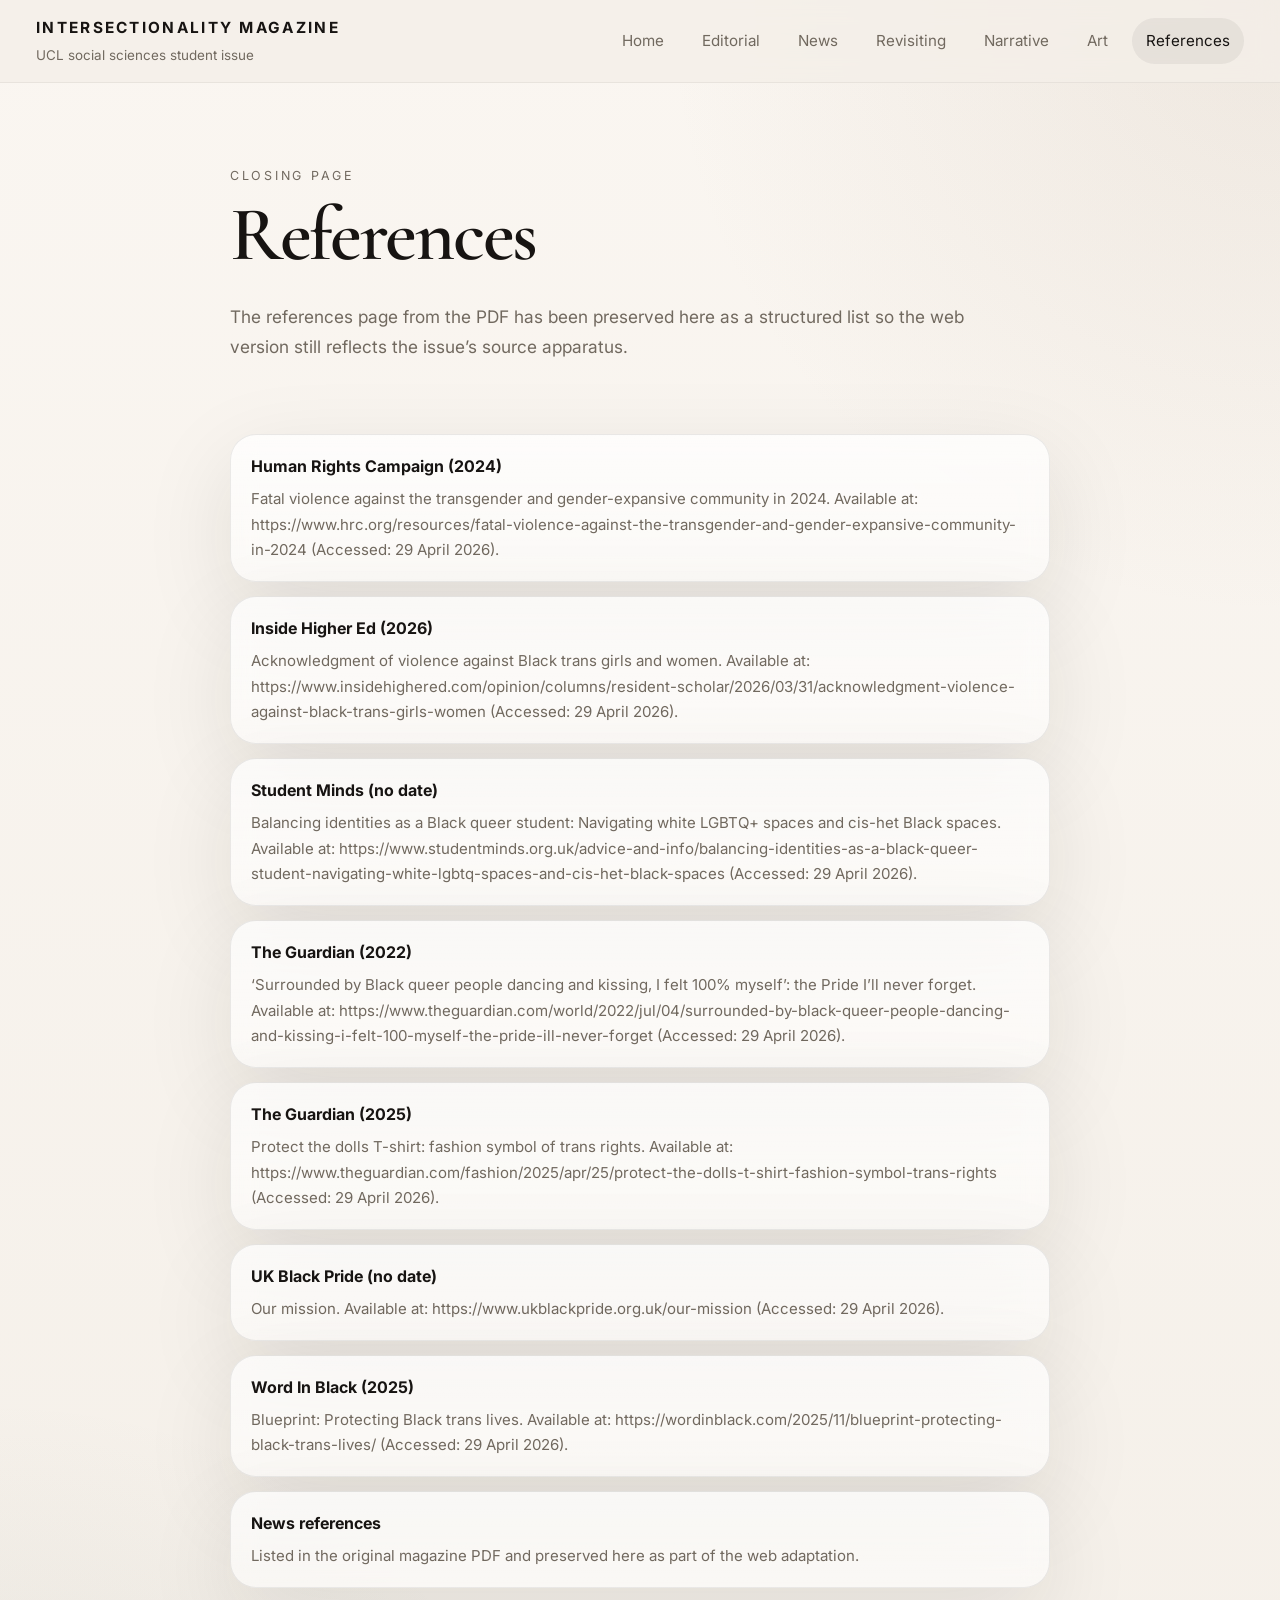
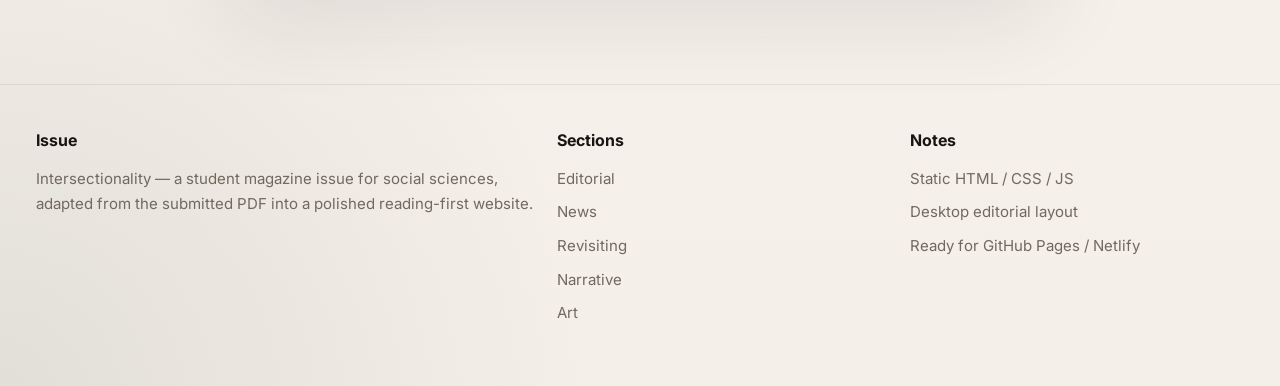
<file: intersectionality_magazine_site_filled/pages/references.html>
<!DOCTYPE html>
<html lang="en"><head>
  <meta charset="UTF-8" /><meta name="viewport" content="width=device-width, initial-scale=1.0" />
  <title>References — Intersectionality</title>
  <link rel="preconnect" href="https://fonts.googleapis.com"><link rel="preconnect" href="https://fonts.gstatic.com" crossorigin>
  <link href="https://fonts.googleapis.com/css2?family=Cormorant+Garamond:wght@400;500;600;700&family=Inter:wght@400;500;600;700&display=swap" rel="stylesheet">
  <link rel="stylesheet" href="../assets/styles.css" />
</head><body>

<div class="progress" data-progress></div>
<header class="site-header">
  <div class="container nav-wrap">
    <a class="brand" href="../index.html">
      <strong>Intersectionality Magazine</strong>
      <span>UCL social sciences student issue</span>
    </a>
    <nav class="nav">
      <a href="../index.html" class="">Home</a>
      <a href="editorial.html" class="">Editorial</a>
      <a href="news.html" class="">News</a>
      <a href="revisiting.html" class="">Revisiting</a>
      <a href="narrative.html" class="">Narrative</a>
      <a href="art.html" class="">Art</a>
      <a href="references.html" class="active">References</a>
    </nav>
  </div>
</header>

<main>
  <section class="page-hero"><div class="reading fade">
    <div class="eyebrow">Closing page</div>
    <h1 class="display page-title">References</h1>
    <p class="lead">The references page from the PDF has been preserved here as a structured list so the web version still reflects the issue’s source apparatus.</p>
  </div></section>
  <section class="section" style="padding-top:22px;">
    <div class="reading ref-list fade">
      <div class="reference-card"><strong>Human Rights Campaign (2024)</strong><p>Fatal violence against the transgender and gender-expansive community in 2024. Available at: https://www.hrc.org/resources/fatal-violence-against-the-transgender-and-gender-expansive-community-in-2024 (Accessed: 29 April 2026).</p></div>
      <div class="reference-card"><strong>Inside Higher Ed (2026)</strong><p>Acknowledgment of violence against Black trans girls and women. Available at: https://www.insidehighered.com/opinion/columns/resident-scholar/2026/03/31/acknowledgment-violence-against-black-trans-girls-women (Accessed: 29 April 2026).</p></div>
      <div class="reference-card"><strong>Student Minds (no date)</strong><p>Balancing identities as a Black queer student: Navigating white LGBTQ+ spaces and cis-het Black spaces. Available at: https://www.studentminds.org.uk/advice-and-info/balancing-identities-as-a-black-queer-student-navigating-white-lgbtq-spaces-and-cis-het-black-spaces (Accessed: 29 April 2026).</p></div>
      <div class="reference-card"><strong>The Guardian (2022)</strong><p>‘Surrounded by Black queer people dancing and kissing, I felt 100% myself’: the Pride I’ll never forget. Available at: https://www.theguardian.com/world/2022/jul/04/surrounded-by-black-queer-people-dancing-and-kissing-i-felt-100-myself-the-pride-ill-never-forget (Accessed: 29 April 2026).</p></div>
      <div class="reference-card"><strong>The Guardian (2025)</strong><p>Protect the dolls T-shirt: fashion symbol of trans rights. Available at: https://www.theguardian.com/fashion/2025/apr/25/protect-the-dolls-t-shirt-fashion-symbol-trans-rights (Accessed: 29 April 2026).</p></div>
      <div class="reference-card"><strong>UK Black Pride (no date)</strong><p>Our mission. Available at: https://www.ukblackpride.org.uk/our-mission (Accessed: 29 April 2026).</p></div>
      <div class="reference-card"><strong>Word In Black (2025)</strong><p>Blueprint: Protecting Black trans lives. Available at: https://wordinblack.com/2025/11/blueprint-protecting-black-trans-lives/ (Accessed: 29 April 2026).</p></div>
      <div class="reference-card"><strong>News references</strong><p>Listed in the original magazine PDF and preserved here as part of the web adaptation.</p></div>
    </div>
  </section>
</main>

<footer class="footer">
  <div class="container footer-grid">
    <div>
      <h4>Issue</h4>
      <p>Intersectionality — a student magazine issue for social sciences, adapted from the submitted PDF into a polished reading-first website.</p>
    </div>
    <div>
      <h4>Sections</h4>
      <ul>
        <li><a href="editorial.html">Editorial</a></li>
        <li><a href="news.html">News</a></li>
        <li><a href="revisiting.html">Revisiting</a></li>
        <li><a href="narrative.html">Narrative</a></li>
        <li><a href="art.html">Art</a></li>
      </ul>
    </div>
    <div>
      <h4>Notes</h4>
      <ul>
        <li>Static HTML / CSS / JS</li>
        <li>Desktop editorial layout</li>
        <li>Ready for GitHub Pages / Netlify</li>
      </ul>
    </div>
  </div>
</footer>
<script src="../assets/script.js"></script>

</body></html>
</file>
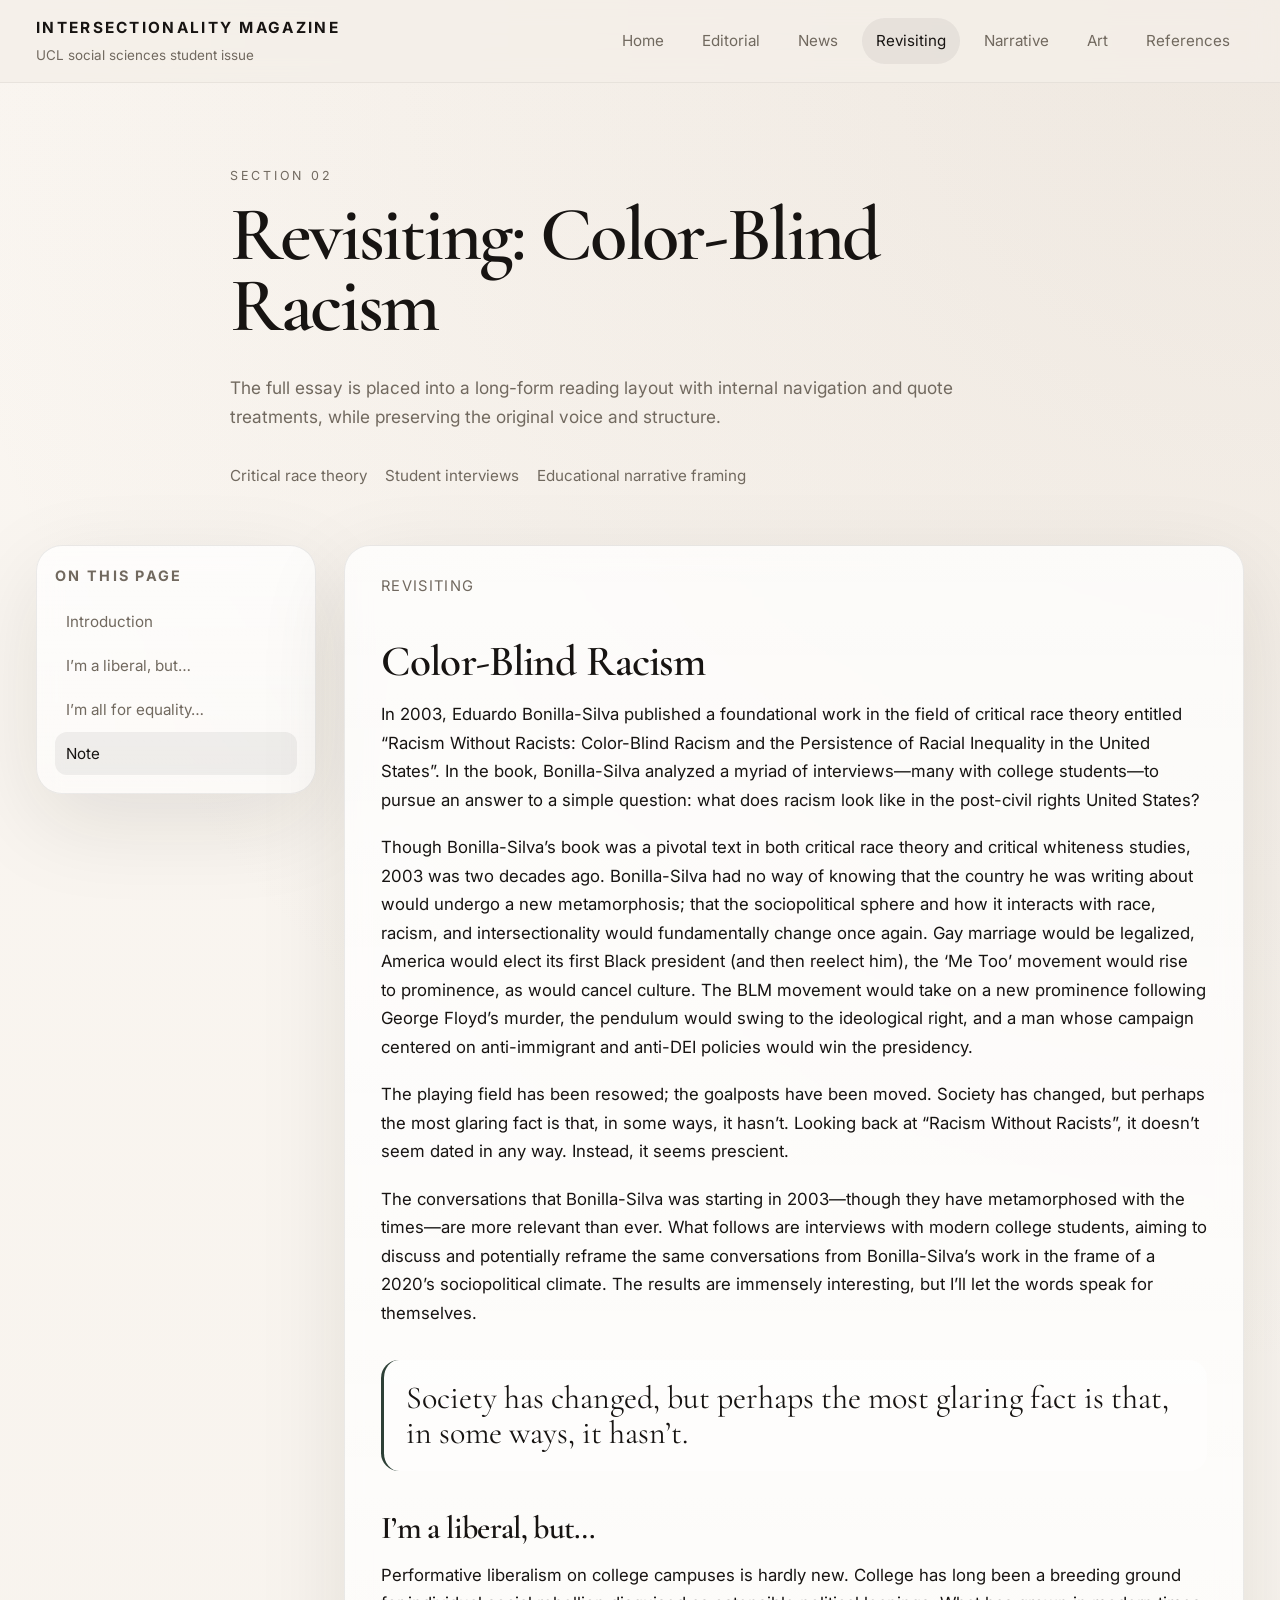
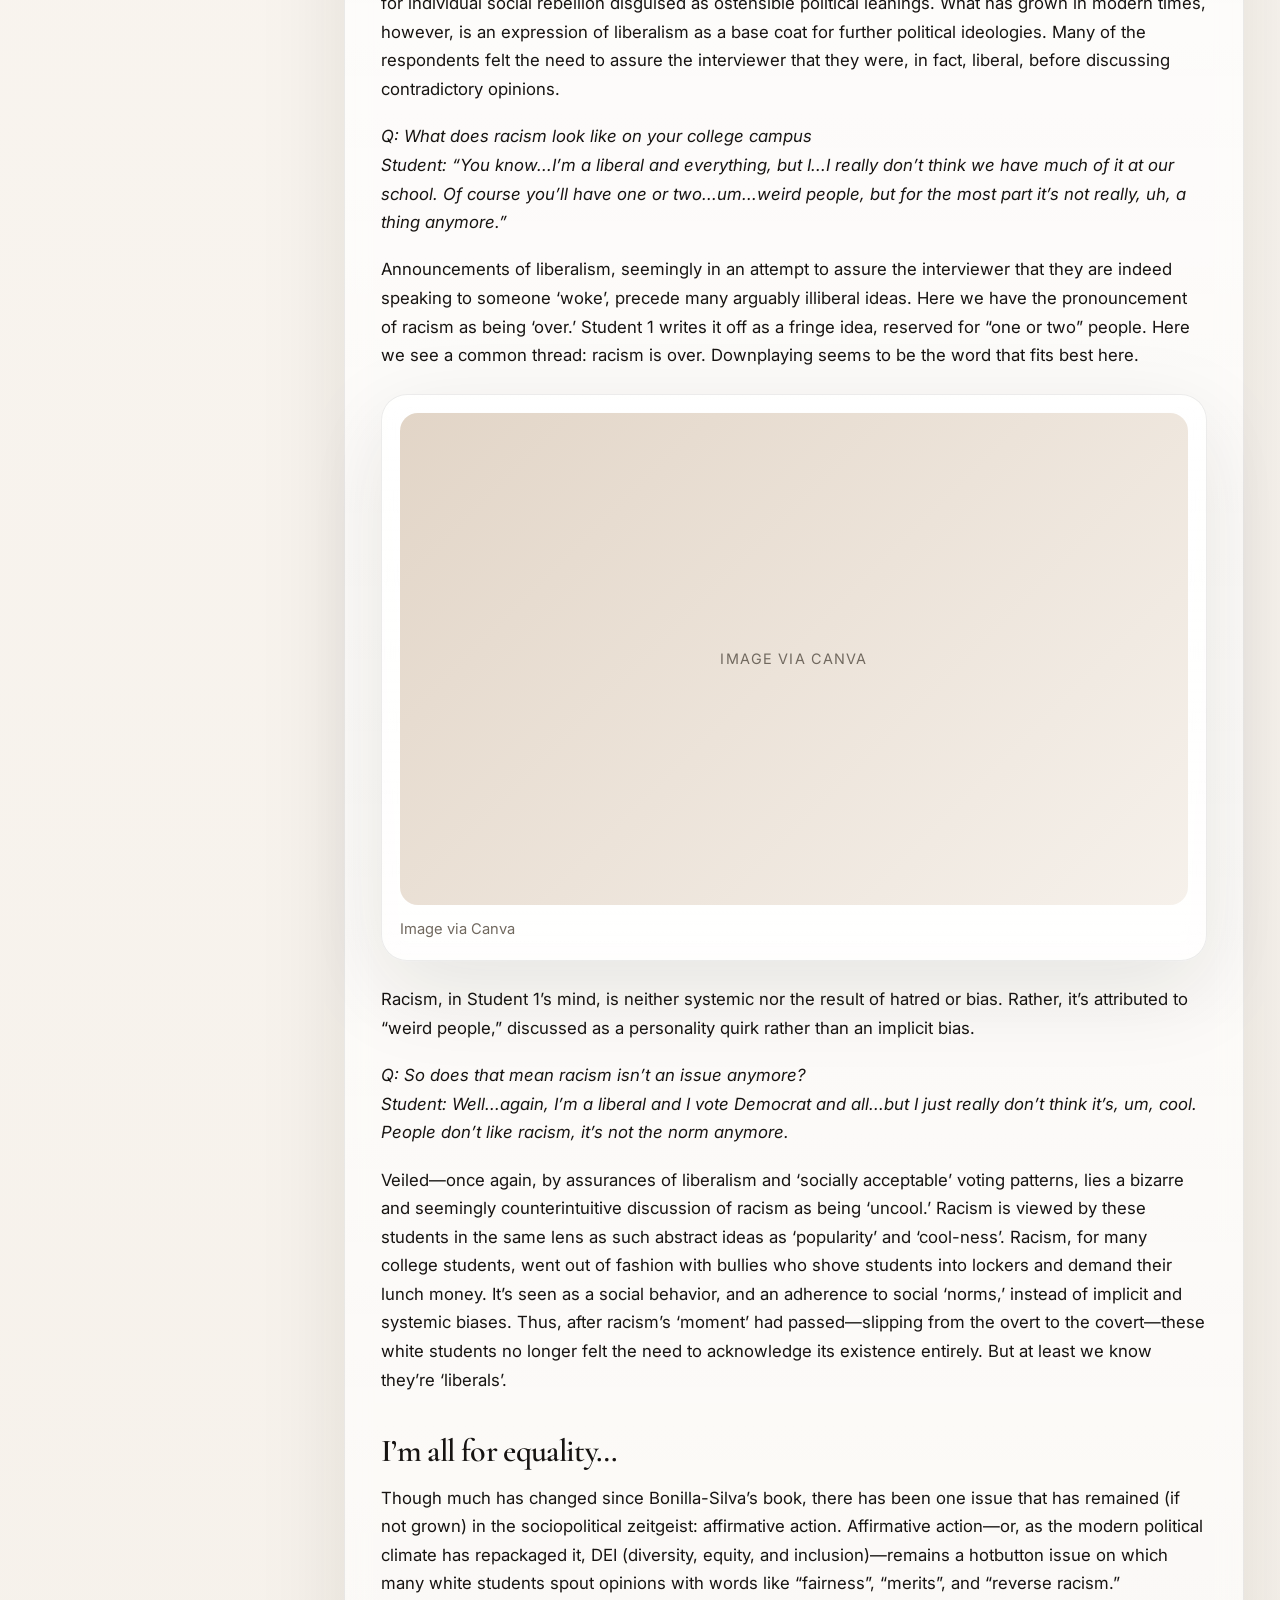
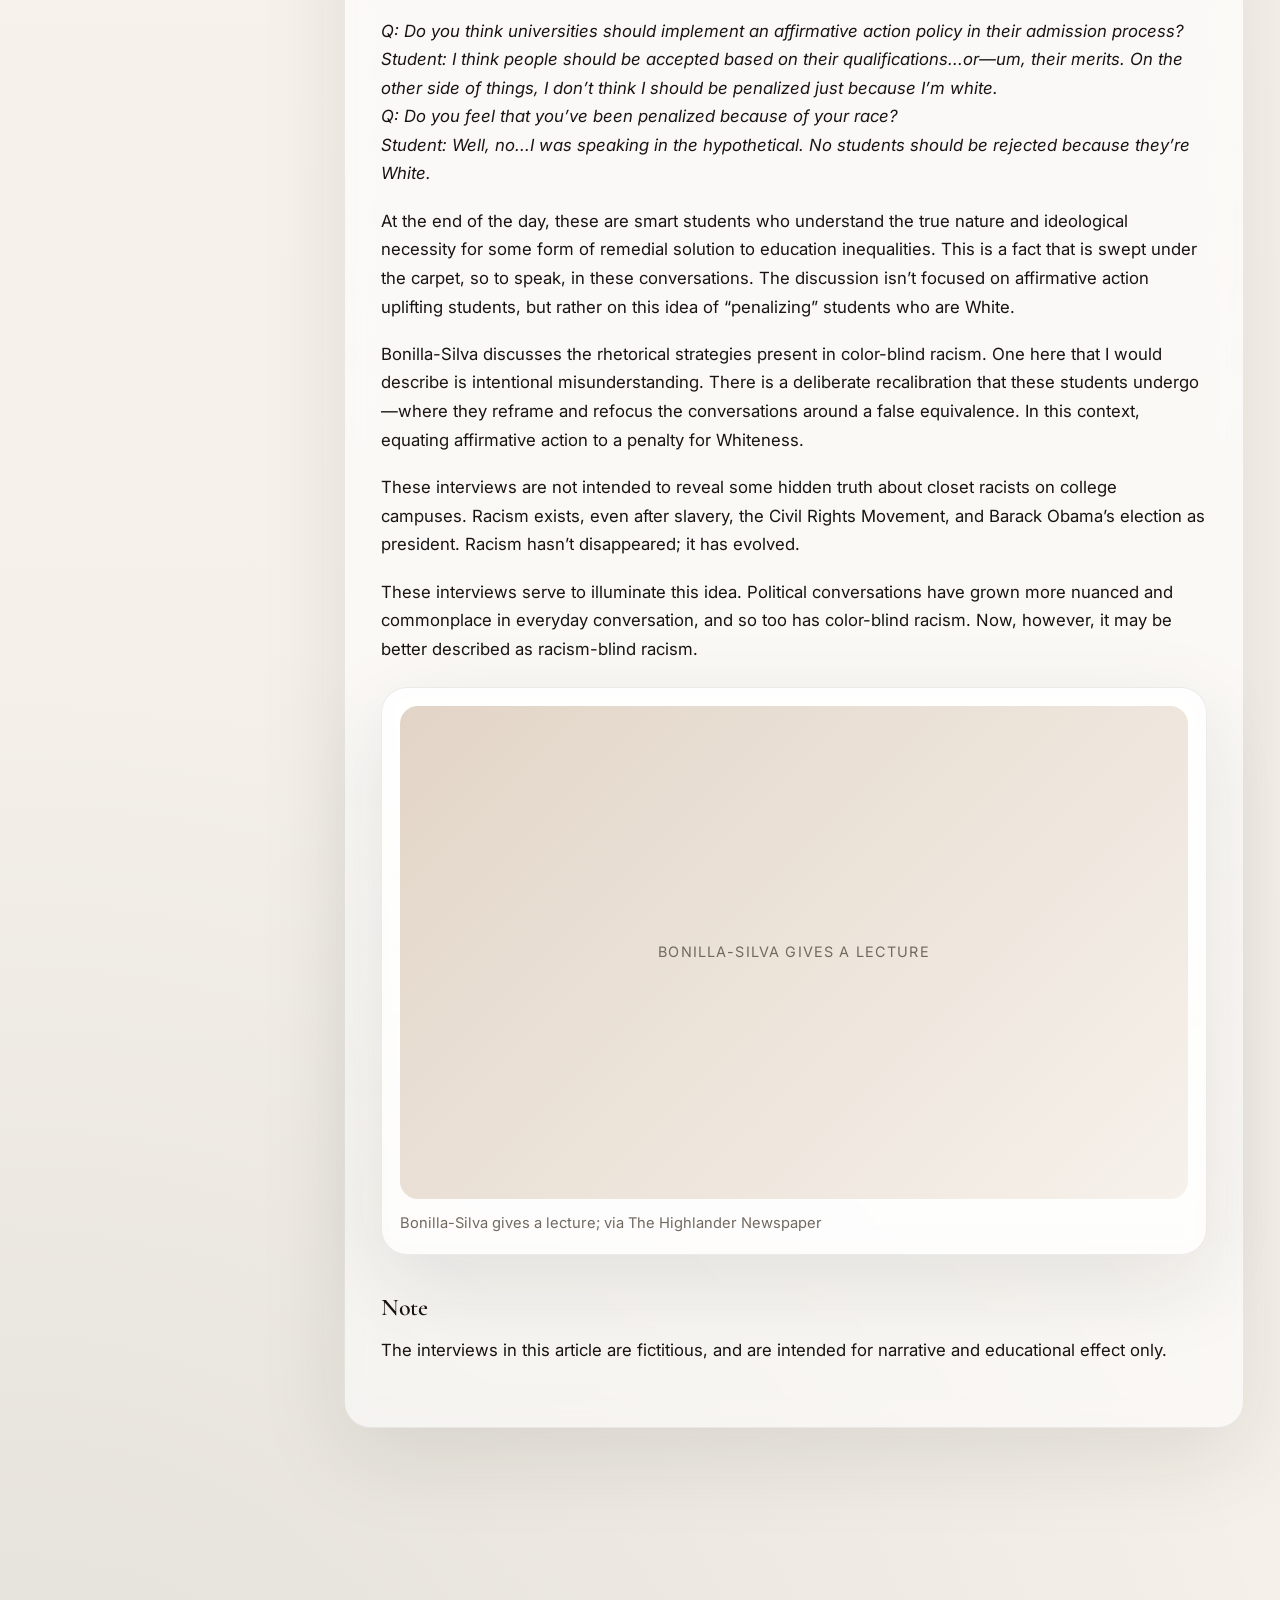
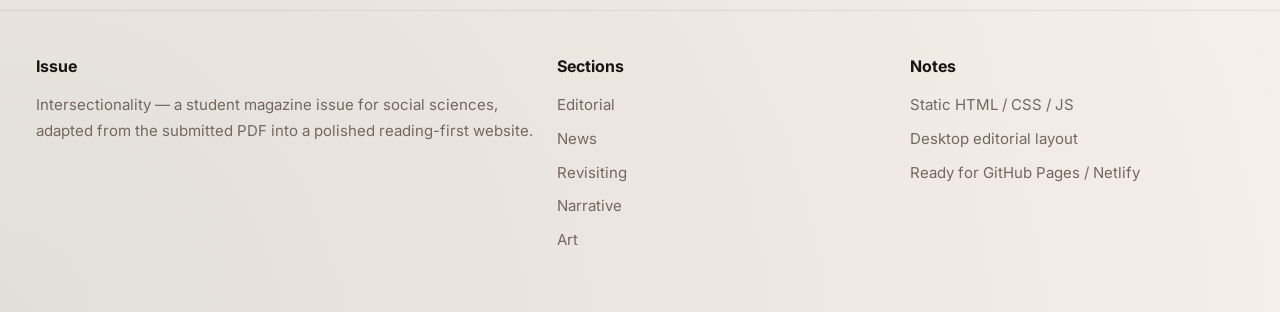
<file: intersectionality_magazine_site_filled/pages/revisiting.html>
<!DOCTYPE html>
<html lang="en"><head>
  <meta charset="UTF-8" /><meta name="viewport" content="width=device-width, initial-scale=1.0" />
  <title>Revisiting — Intersectionality</title>
  <link rel="preconnect" href="https://fonts.googleapis.com"><link rel="preconnect" href="https://fonts.gstatic.com" crossorigin>
  <link href="https://fonts.googleapis.com/css2?family=Cormorant+Garamond:wght@400;500;600;700&family=Inter:wght@400;500;600;700&display=swap" rel="stylesheet">
  <link rel="stylesheet" href="../assets/styles.css" />
</head><body>

<div class="progress" data-progress></div>
<header class="site-header">
  <div class="container nav-wrap">
    <a class="brand" href="../index.html">
      <strong>Intersectionality Magazine</strong>
      <span>UCL social sciences student issue</span>
    </a>
    <nav class="nav">
      <a href="../index.html" class="">Home</a>
      <a href="editorial.html" class="">Editorial</a>
      <a href="news.html" class="">News</a>
      <a href="revisiting.html" class="active">Revisiting</a>
      <a href="narrative.html" class="">Narrative</a>
      <a href="art.html" class="">Art</a>
      <a href="references.html" class="">References</a>
    </nav>
  </div>
</header>

<main>
  <section class="page-hero"><div class="reading fade">
    <div class="eyebrow">Section 02</div>
    <h1 class="display page-title">Revisiting: Color-Blind Racism</h1>
    <p class="lead">The full essay is placed into a long-form reading layout with internal navigation and quote treatments, while preserving the original voice and structure.</p>
    <div class="page-meta"><span>Critical race theory</span><span>Student interviews</span><span>Educational narrative framing</span></div>
  </div></section>
  <section class="section" style="padding-top:22px;">
    <div class="container page-shell">
      <aside class="toc glass fade">
        <h3>On this page</h3>
        <a href="#intro" data-toc-link>Introduction</a>
        <a href="#liberal" data-toc-link>I’m a liberal, but…</a>
        <a href="#equality" data-toc-link>I’m all for equality…</a>
        <a href="#note" data-toc-link>Note</a>
      </aside>
      <article class="content-card fade">
        <p class="smallcaps">Revisiting</p>
        <h2 id="intro" data-section-heading>Color-Blind Racism</h2>
        <p>In 2003, Eduardo Bonilla-Silva published a foundational work in the field of critical race theory entitled “Racism Without Racists: Color-Blind Racism and the Persistence of Racial Inequality in the United States”. In the book, Bonilla-Silva analyzed a myriad of interviews—many with college students—to pursue an answer to a simple question: what does racism look like in the post-civil rights United States?</p>
        <p>Though Bonilla-Silva’s book was a pivotal text in both critical race theory and critical whiteness studies, 2003 was two decades ago. Bonilla-Silva had no way of knowing that the country he was writing about would undergo a new metamorphosis; that the sociopolitical sphere and how it interacts with race, racism, and intersectionality would fundamentally change once again. Gay marriage would be legalized, America would elect its first Black president (and then reelect him), the ‘Me Too’ movement would rise to prominence, as would cancel culture. The BLM movement would take on a new prominence following George Floyd’s murder, the pendulum would swing to the ideological right, and a man whose campaign centered on anti-immigrant and anti-DEI policies would win the presidency.</p>
        <p>The playing field has been resowed; the goalposts have been moved. Society has changed, but perhaps the most glaring fact is that, in some ways, it hasn’t. Looking back at “Racism Without Racists”, it doesn’t seem dated in any way. Instead, it seems prescient.</p>
        <p>The conversations that Bonilla-Silva was starting in 2003—though they have metamorphosed with the times—are more relevant than ever. What follows are interviews with modern college students, aiming to discuss and potentially reframe the same conversations from Bonilla-Silva’s work in the frame of a 2020’s sociopolitical climate. The results are immensely interesting, but I’ll let the words speak for themselves.</p>

        <div class="pull"><p>Society has changed, but perhaps the most glaring fact is that, in some ways, it hasn’t.</p></div>

        <h3 id="liberal" data-section-heading>I’m a liberal, but…</h3>
        <p>Performative liberalism on college campuses is hardly new. College has long been a breeding ground for individual social rebellion disguised as ostensible political leanings. What has grown in modern times, however, is an expression of liberalism as a base coat for further political ideologies. Many of the respondents felt the need to assure the interviewer that they were, in fact, liberal, before discussing contradictory opinions.</p>
        <p><em>Q: What does racism look like on your college campus<br/>Student: “You know...I’m a liberal and everything, but I...I really don’t think we have much of it at our school. Of course you’ll have one or two...um...weird people, but for the most part it’s not really, uh, a thing anymore.”</em></p>
        <p>Announcements of liberalism, seemingly in an attempt to assure the interviewer that they are indeed speaking to someone ‘woke’, precede many arguably illiberal ideas. Here we have the pronouncement of racism as being ‘over.’ Student 1 writes it off as a fringe idea, reserved for “one or two” people. Here we see a common thread: racism is over. Downplaying seems to be the word that fits best here.</p>
        <figure class="figure-card"><div class="placeholder">Image via Canva</div><figcaption>Image via Canva</figcaption></figure>
        <p>Racism, in Student 1’s mind, is neither systemic nor the result of hatred or bias. Rather, it’s attributed to “weird people,” discussed as a personality quirk rather than an implicit bias.</p>
        <p><em>Q: So does that mean racism isn’t an issue anymore?<br/>Student: Well...again, I’m a liberal and I vote Democrat and all...but I just really don’t think it’s, um, cool. People don’t like racism, it’s not the norm anymore.</em></p>
        <p>Veiled—once again, by assurances of liberalism and ‘socially acceptable’ voting patterns, lies a bizarre and seemingly counterintuitive discussion of racism as being ‘uncool.’ Racism is viewed by these students in the same lens as such abstract ideas as ‘popularity’ and ‘cool-ness’. Racism, for many college students, went out of fashion with bullies who shove students into lockers and demand their lunch money. It’s seen as a social behavior, and an adherence to social ‘norms,’ instead of implicit and systemic biases. Thus, after racism’s ‘moment’ had passed—slipping from the overt to the covert—these white students no longer felt the need to acknowledge its existence entirely. But at least we know they’re ‘liberals’.</p>

        <h3 id="equality" data-section-heading>I’m all for equality…</h3>
        <p>Though much has changed since Bonilla-Silva’s book, there has been one issue that has remained (if not grown) in the sociopolitical zeitgeist: affirmative action. Affirmative action—or, as the modern political climate has repackaged it, DEI (diversity, equity, and inclusion)—remains a hotbutton issue on which many white students spout opinions with words like “fairness”, “merits”, and “reverse racism.”</p>
        <p><em>Q: Do you think universities should implement an affirmative action policy in their admission process?<br/>Student: I think people should be accepted based on their qualifications...or—um, their merits. On the other side of things, I don’t think I should be penalized just because I’m white.<br/>Q: Do you feel that you’ve been penalized because of your race?<br/>Student: Well, no...I was speaking in the hypothetical. No students should be rejected because they’re White.</em></p>
        <p>At the end of the day, these are smart students who understand the true nature and ideological necessity for some form of remedial solution to education inequalities. This is a fact that is swept under the carpet, so to speak, in these conversations. The discussion isn’t focused on affirmative action uplifting students, but rather on this idea of “penalizing” students who are White.</p>
        <p>Bonilla-Silva discusses the rhetorical strategies present in color-blind racism. One here that I would describe is intentional misunderstanding. There is a deliberate recalibration that these students undergo—where they reframe and refocus the conversations around a false equivalence. In this context, equating affirmative action to a penalty for Whiteness.</p>
        <p>These interviews are not intended to reveal some hidden truth about closet racists on college campuses. Racism exists, even after slavery, the Civil Rights Movement, and Barack Obama’s election as president. Racism hasn’t disappeared; it has evolved.</p>
        <p>These interviews serve to illuminate this idea. Political conversations have grown more nuanced and commonplace in everyday conversation, and so too has color-blind racism. Now, however, it may be better described as racism-blind racism.</p>
        <figure class="figure-card"><div class="placeholder">Bonilla-Silva gives a lecture</div><figcaption>Bonilla-Silva gives a lecture; via The Highlander Newspaper</figcaption></figure>

        <h4 id="note" data-section-heading>Note</h4>
        <p>The interviews in this article are fictitious, and are intended for narrative and educational effect only.</p>
      </article>
    </div>
  </section>
</main>

<footer class="footer">
  <div class="container footer-grid">
    <div>
      <h4>Issue</h4>
      <p>Intersectionality — a student magazine issue for social sciences, adapted from the submitted PDF into a polished reading-first website.</p>
    </div>
    <div>
      <h4>Sections</h4>
      <ul>
        <li><a href="editorial.html">Editorial</a></li>
        <li><a href="news.html">News</a></li>
        <li><a href="revisiting.html">Revisiting</a></li>
        <li><a href="narrative.html">Narrative</a></li>
        <li><a href="art.html">Art</a></li>
      </ul>
    </div>
    <div>
      <h4>Notes</h4>
      <ul>
        <li>Static HTML / CSS / JS</li>
        <li>Desktop editorial layout</li>
        <li>Ready for GitHub Pages / Netlify</li>
      </ul>
    </div>
  </div>
</footer>
<script src="../assets/script.js"></script>

</body></html>
</file>
<file: intersectionality_magazine_site_filled/assets/styles.css>
:root {
  --bg: #f4efe8;
  --bg-2: #e9dfd2;
  --paper: #fbf8f4;
  --ink: #171412;
  --muted: #71695f;
  --line: rgba(23,20,18,0.10);
  --line-2: rgba(23,20,18,0.16);
  --accent: #2d4036;
  --accent-soft: #b39d86;
  --shadow: 0 28px 90px rgba(32,25,19,0.10);
  --shadow-soft: 0 16px 46px rgba(32,25,19,0.06);
  --page: 1220px;
  --reading: 820px;
  --radius: 26px;
}
* { box-sizing: border-box; }
html { scroll-behavior: smooth; }
body {
  margin: 0;
  color: var(--ink);
  background:
    radial-gradient(circle at top right, rgba(179,157,134,.16), transparent 26%),
    radial-gradient(circle at bottom left, rgba(45,64,54,.09), transparent 25%),
    linear-gradient(180deg, #faf6f1 0%, var(--bg) 100%);
  font-family: Inter, ui-sans-serif, system-ui, -apple-system, BlinkMacSystemFont, 'Segoe UI', sans-serif;
  line-height: 1.7;
}
body::before {
  content: '';
  position: fixed;
  inset: 0;
  background-image:
    linear-gradient(rgba(255,255,255,.045) 1px, transparent 1px),
    linear-gradient(90deg, rgba(255,255,255,.045) 1px, transparent 1px);
  background-size: 30px 30px;
  opacity: .45;
  pointer-events: none;
}
a { color: inherit; text-decoration: none; }
img { display: block; max-width: 100%; }
button { font: inherit; }
.container { width: min(calc(100% - 72px), var(--page)); margin: 0 auto; }
.reading { width: min(calc(100% - 72px), var(--reading)); margin: 0 auto; }
.muted { color: var(--muted); }
.eyebrow { font-size: .78rem; letter-spacing: .22em; text-transform: uppercase; color: var(--muted); }
.display { font-family: 'Cormorant Garamond', Georgia, serif; font-weight: 600; line-height: .92; letter-spacing: -.03em; }
.section { padding: 96px 0; position: relative; }
.section-title { font-size: clamp(2.4rem, 5vw, 5rem); margin: 0 0 1rem; }
.lead { font-size: 1.08rem; color: var(--muted); max-width: 68ch; }

.progress { position: fixed; inset: 0 auto auto 0; height: 3px; width: 0; z-index: 9999; background: linear-gradient(90deg, var(--accent), #5b7568); }
.site-header {
  position: sticky; top: 0; z-index: 90;
  background: rgba(244,239,232,.78);
  backdrop-filter: blur(14px);
  border-bottom: 1px solid rgba(23,20,18,.06);
}
.nav-wrap { min-height: 82px; display: flex; align-items: center; justify-content: space-between; gap: 28px; }
.brand { display: grid; gap: 3px; }
.brand strong { font-size: .96rem; letter-spacing: .15em; text-transform: uppercase; }
.brand span { color: var(--muted); font-size: .84rem; }
.nav { display: flex; gap: 10px; align-items: center; }
.nav a {
  padding: 10px 14px;
  border-radius: 999px;
  color: var(--muted);
  transition: .2s ease;
  font-size: .95rem;
}
.nav a:hover, .nav a.active { background: rgba(23,20,18,.06); color: var(--ink); }

.hero {
  min-height: calc(100vh - 82px);
  display: grid;
  align-items: center;
  padding: 42px 0 88px;
}
.cover-layout { display: grid; grid-template-columns: 1.06fr .94fr; gap: 28px; align-items: stretch; }
.cover-main, .glass, .card, .content-card, .index-card, .figure-card, .reference-card {
  background: linear-gradient(180deg, rgba(255,255,255,.74), rgba(255,255,255,.52));
  border: 1px solid rgba(23,20,18,.08);
  box-shadow: var(--shadow);
  border-radius: var(--radius);
  backdrop-filter: blur(12px);
}
.cover-main { padding: 28px; min-height: 780px; position: relative; overflow: hidden; }
.cover-main::before {
  content: ''; position: absolute; inset: 0;
  background:
    linear-gradient(125deg, rgba(255,255,255,.28), transparent 44%),
    radial-gradient(circle at 76% 12%, rgba(179,157,134,.22), transparent 26%),
    radial-gradient(circle at 14% 100%, rgba(45,64,54,.13), transparent 28%);
  pointer-events: none;
}
.cover-issue {
  position: absolute; top: 30px; left: 32px; right: 32px;
  display: flex; justify-content: space-between; align-items: flex-start; gap: 20px;
  z-index: 2;
}
.cover-issue .eyebrow { color: rgba(23,20,18,.7); }
.cover-title { position: relative; z-index: 2; padding-top: 92px; }
.cover-kicker { max-width: 420px; margin-bottom: 14px; }
.cover-wordmark {
  display: grid;
  gap: 0;
  margin: 0;
  font-size: clamp(5.4rem, 12vw, 9.5rem);
}
.cover-wordmark span:nth-child(2) { margin-left: 12%; }
.cover-divider { margin: 24px 0 22px; border: 0; border-top: 1px solid rgba(23,20,18,.12); }
.cover-subgrid { position: relative; z-index: 2; display: grid; grid-template-columns: 1fr 1fr; gap: 18px; }
.cover-block {
  padding: 18px;
  border-radius: 20px;
  border: 1px solid rgba(23,20,18,.08);
  background: rgba(255,255,255,.45);
  min-height: 188px;
}
.cover-block h3 { margin: 10px 0 10px; font-size: 1.35rem; font-weight: 600; }
.cover-block p { margin: 0; color: var(--muted); font-size: .96rem; }
.cover-side { display: grid; gap: 22px; }
.side-panel { padding: 24px; }
.side-panel h2 { margin: 10px 0 14px; font-size: 2.5rem; }
.contents-list { display: grid; gap: 16px; margin-top: 20px; }
.contents-item {
  display: grid; grid-template-columns: auto 1fr; gap: 14px; align-items: start;
  padding: 14px 0; border-top: 1px solid rgba(23,20,18,.08);
}
.contents-item:first-child { border-top: 0; padding-top: 0; }
.contents-num { font-family: 'Cormorant Garamond', Georgia, serif; font-size: 2rem; line-height: 1; }
.contents-text strong { display: block; margin-bottom: 4px; font-size: 1.08rem; }
.contents-text span { color: var(--muted); font-size: .95rem; }
.names {
  display: flex; flex-wrap: wrap; gap: 10px; margin-top: 16px;
}
.name-chip {
  padding: 10px 14px; border-radius: 999px; border: 1px solid rgba(23,20,18,.08); background: rgba(255,255,255,.42); font-size: .93rem;
}
.quick-links { display: grid; gap: 14px; }
.quick-link { padding: 18px 18px; border-radius: 20px; border: 1px solid rgba(23,20,18,.08); background: rgba(255,255,255,.45); }
.quick-link strong { display: block; margin-bottom: 6px; font-size: 1rem; }
.quick-link span { color: var(--muted); font-size: .94rem; }

.issue-grid { display: grid; grid-template-columns: repeat(4, 1fr); gap: 18px; margin-top: 24px; }
.index-card { padding: 24px; min-height: 260px; display: flex; flex-direction: column; justify-content: space-between; transition: transform .22s ease, box-shadow .22s ease; }
.index-card:hover { transform: translateY(-5px); box-shadow: 0 30px 80px rgba(0,0,0,.10); }
.index-card h3 { margin: 12px 0 8px; font-size: 2rem; }
.index-card p { margin: 0; color: var(--muted); font-size: .96rem; }
.index-card .meta { display: flex; justify-content: space-between; align-items: center; gap: 12px; }
.arrow { width: 42px; height: 42px; display: grid; place-items: center; border-radius: 999px; border: 1px solid var(--line); background: rgba(255,255,255,.42); }

.page-hero { padding: 82px 0 34px; }
.page-hero .reading { display: grid; gap: 14px; }
.page-title { font-size: clamp(3rem, 6vw, 5.6rem); margin: 0; }
.page-meta { display: flex; gap: 18px; flex-wrap: wrap; color: var(--muted); font-size: .95rem; }
.page-shell { display: grid; grid-template-columns: 280px minmax(0, 1fr); gap: 28px; padding-bottom: 86px; }
.toc { position: sticky; top: 112px; padding: 18px; align-self: start; }
.toc h3 { margin: 0 0 12px; font-size: .9rem; letter-spacing: .16em; text-transform: uppercase; color: var(--muted); }
.toc a { display: block; padding: 9px 11px; border-radius: 12px; color: var(--muted); font-size: .95rem; }
.toc a:hover, .toc a.active { background: rgba(23,20,18,.06); color: var(--ink); }
.content-card { padding: 28px 36px 44px; }
.content-card p { margin: 0 0 1.18rem; font-size: 1.05rem; }
.content-card h2, .content-card h3, .content-card h4 {
  font-family: 'Cormorant Garamond', Georgia, serif;
  font-weight: 600;
  line-height: 1.05;
  letter-spacing: -.02em;
  margin: 2.5rem 0 1rem;
}
.content-card h2 { font-size: 2.7rem; }
.content-card h3 { font-size: 2rem; }
.content-card h4 { font-size: 1.5rem; }
.content-card .smallcaps { text-transform: uppercase; letter-spacing: .09em; font-size: .92rem; color: var(--muted); }
.pull {
  margin: 2rem 0;
  padding: 20px 22px;
  border-left: 3px solid var(--accent);
  background: rgba(255,255,255,.46);
  border-radius: 18px;
}
.pull p { margin: 0; font-family: 'Cormorant Garamond', Georgia, serif; font-size: 2rem; line-height: 1.12; }
.figure-card { padding: 18px; margin: 24px 0; }
.figure-card img, .figure-card .placeholder { border-radius: 18px; width: 100%; }
.figure-card .placeholder { aspect-ratio: 16 / 10; background: linear-gradient(135deg, #e2d5c7, #f6f1eb); display: grid; place-items: center; color: var(--muted); text-transform: uppercase; letter-spacing: .08em; font-size: .9rem; }
.figure-card figcaption { margin-top: 12px; color: var(--muted); font-size: .92rem; }
.quote-line { font-family: 'Cormorant Garamond', Georgia, serif; font-size: 1.7rem; line-height: 1.15; color: var(--ink); }

.news-lead-grid { display: grid; grid-template-columns: 1.18fr .82fr; gap: 24px; margin-bottom: 26px; }
.news-article + .news-article { margin-top: 42px; padding-top: 34px; border-top: 1px solid rgba(23,20,18,.08); }
.news-article h2 { margin-top: 0; }
.news-photo {
  border-radius: 22px; overflow: hidden; border: 1px solid rgba(23,20,18,.08); box-shadow: var(--shadow-soft); background: linear-gradient(180deg, #ddd2c5, #f6f1ea);
}
.news-photo .placeholder { aspect-ratio: 4 / 5; display: grid; place-items: center; color: var(--muted); padding: 20px; text-align: center; }
.ref-list { display: grid; gap: 14px; }
.reference-card { padding: 18px 20px; }
.reference-card p { margin: 0; font-size: .94rem; color: var(--muted); }
.reference-card strong { display: block; margin-bottom: 6px; color: var(--ink); }

.story-opener {
  display: grid; grid-template-columns: .95fr 1.05fr; gap: 28px; align-items: start; margin-bottom: 12px;
}
.story-dropcap {
  font-family: 'Cormorant Garamond', Georgia, serif; font-size: 5.6rem; line-height: .8; float: left; margin: 0 12px 0 0;
}
.story-panel { padding: 22px; border-radius: 22px; border: 1px solid rgba(23,20,18,.08); background: rgba(255,255,255,.42); }
.story-panel p { margin: 0; }

.art-layout {
  display: grid; grid-template-columns: 1.08fr .92fr; gap: 28px;
}
.art-stage { position: sticky; top: 112px; align-self: start; }
.art-card { padding: 18px; }
.artwork-shell { border-radius: 24px; overflow: hidden; border: 1px solid rgba(23,20,18,.10); background: #f1eadf; }
.artwork-shell img { width: 100%; height: auto; display: block; }
.artwork-meta {
  display: grid; grid-template-columns: 1fr auto; gap: 14px; align-items: start;
  margin-top: 14px; padding-top: 14px; border-top: 1px solid rgba(23,20,18,.08);
}
.artwork-meta h3 { margin: 0; font-size: 1.4rem; }
.artwork-meta p { margin: 6px 0 0; font-size: .94rem; color: var(--muted); }
.art-detail-grid { display: grid; grid-template-columns: 1fr 1fr; gap: 12px; margin-top: 16px; }
.art-detail { padding: 14px; border-radius: 18px; border: 1px solid rgba(23,20,18,.08); background: rgba(255,255,255,.42); }
.art-detail strong { display: block; margin-bottom: 5px; font-size: .92rem; text-transform: uppercase; letter-spacing: .08em; color: var(--muted); }
.art-detail span { font-size: .98rem; }
.annotation-list { display: grid; gap: 14px; }
.annotation { padding: 18px 20px; border-radius: 20px; border: 1px solid rgba(23,20,18,.08); background: rgba(255,255,255,.44); }
.annotation h4 { margin: 0 0 8px; font-size: 1.15rem; }
.annotation p { margin: 0; color: var(--muted); font-size: .95rem; }
.caption-band { margin-top: 18px; padding: 16px 18px; border-radius: 18px; background: rgba(255,255,255,.42); border: 1px solid rgba(23,20,18,.08); }

.footer { padding: 42px 0 60px; border-top: 1px solid rgba(23,20,18,.08); color: var(--muted); }
.footer-grid { display: grid; grid-template-columns: 1.2fr .8fr .8fr; gap: 20px; }
.footer h4 { margin: 0 0 12px; color: var(--ink); font-size: 1rem; }
.footer p, .footer li { margin: 0; font-size: .94rem; }
.footer ul { list-style: none; padding: 0; margin: 0; display: grid; gap: 8px; }

.fade { opacity: 0; transform: translateY(18px); transition: opacity .5s ease, transform .5s ease; }
.fade.visible { opacity: 1; transform: translateY(0); }
</file>
